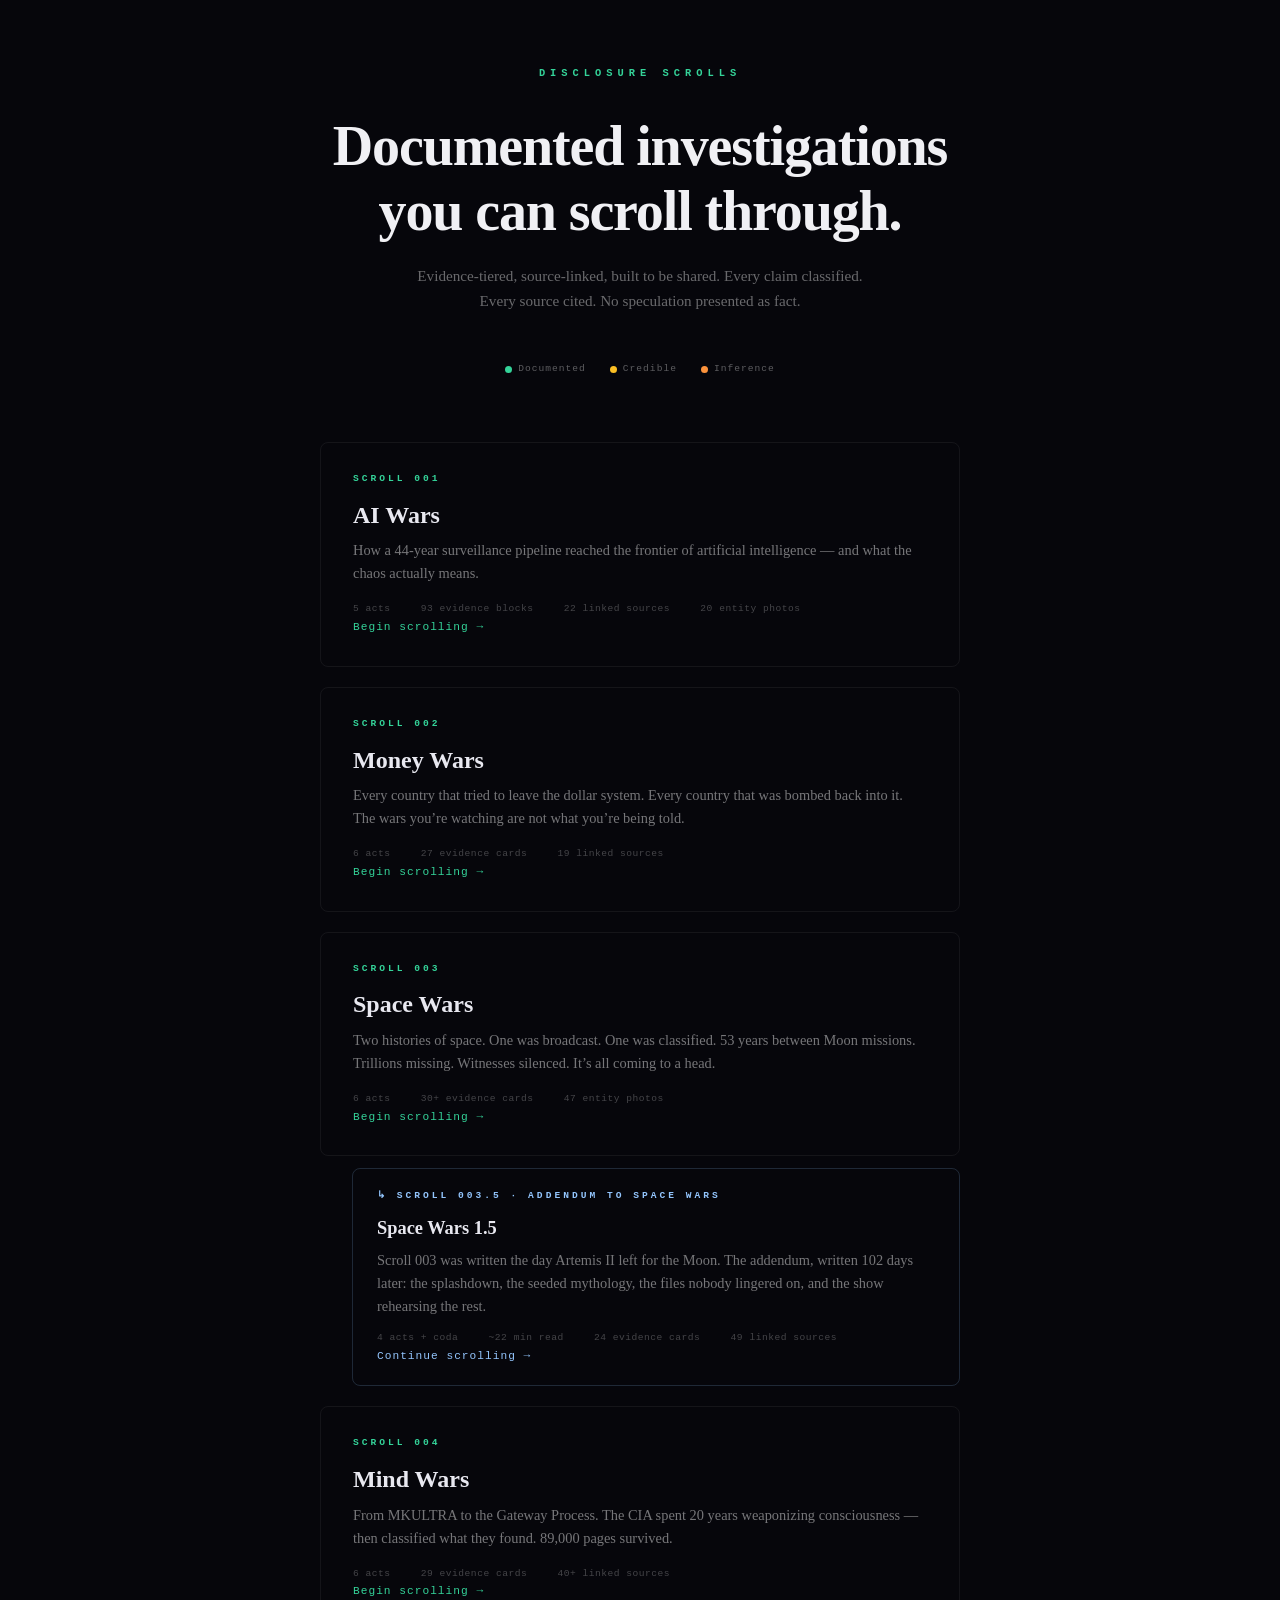
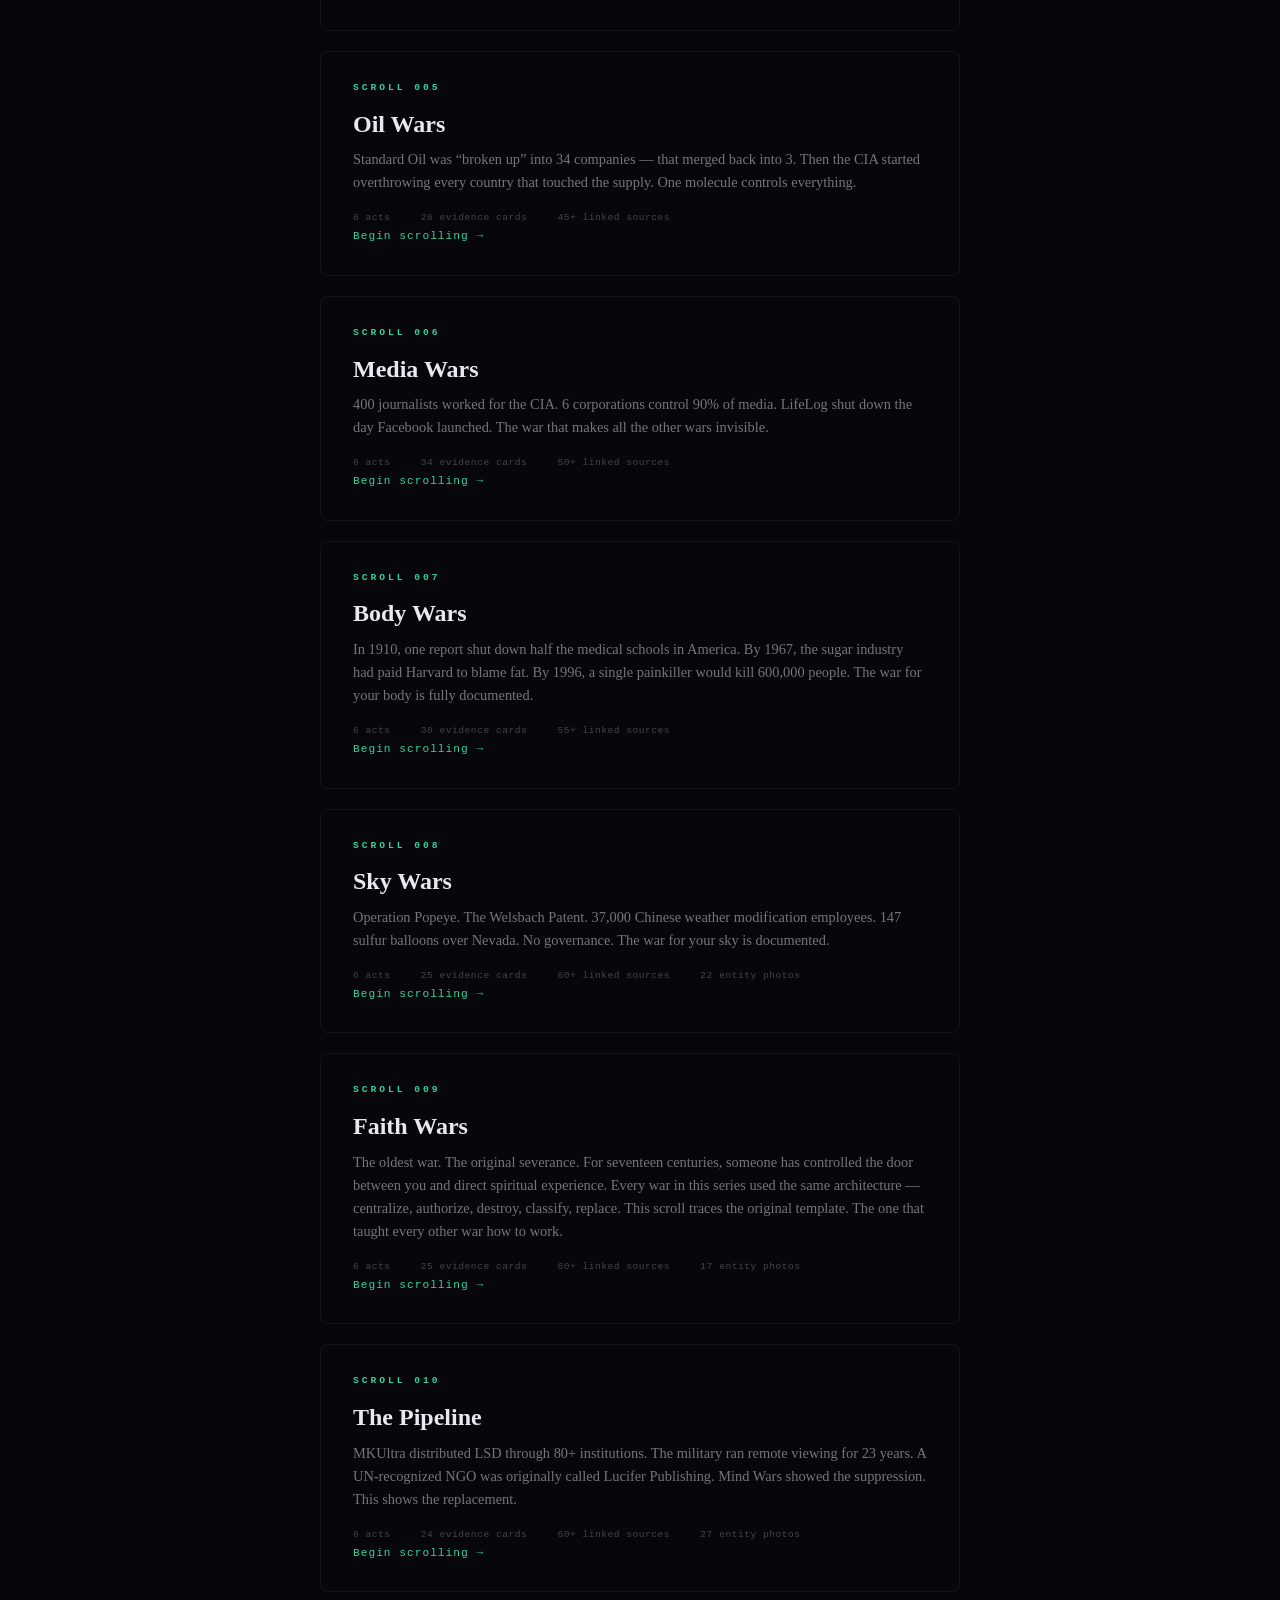
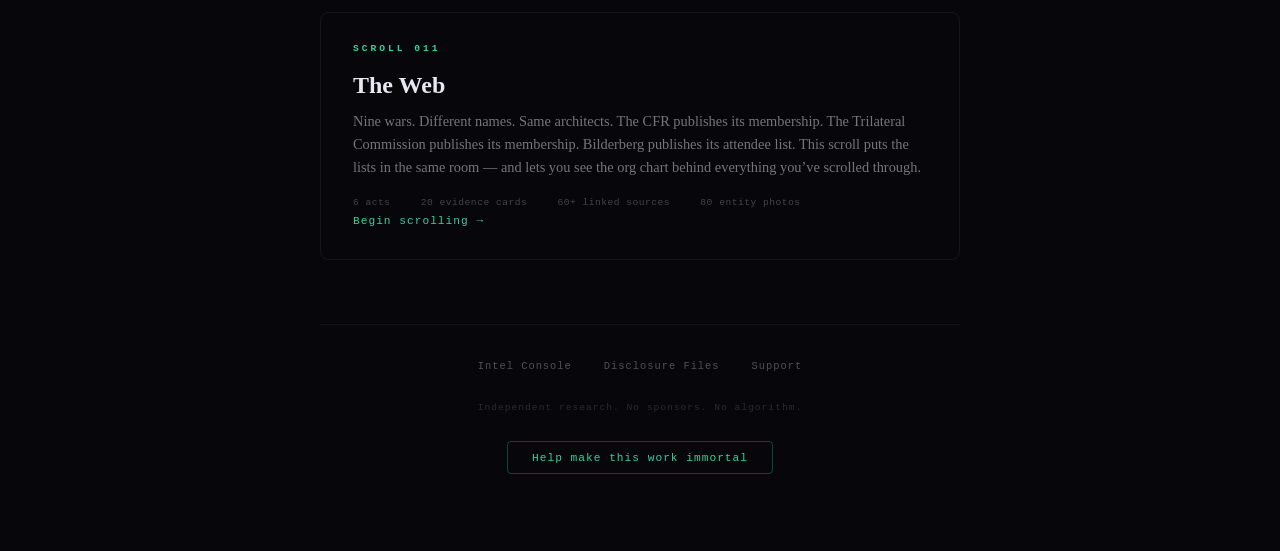
<file: index.html>
<!DOCTYPE html>
<html lang="en">
<head>
  <meta charset="UTF-8">
  <meta name="viewport" content="width=device-width, initial-scale=1.0">
  <title>Disclosure Scrolls</title>
  <meta name="description" content="Documented investigations you can scroll through. Evidence-tiered, source-linked, built to be shared.">
  <meta property="og:title" content="Disclosure Scrolls">
  <meta property="og:description" content="Documented investigations you can scroll through. Evidence-tiered, source-linked, built to be shared.">
  <meta property="og:type" content="website">
  <meta property="og:image" content="https://qav2.github.io/disclosure-scrolls/og-image.png">
  <meta property="og:image:width" content="1200">
  <meta property="og:image:height" content="630">
  <meta property="og:site_name" content="Disclosure Scrolls">
  <meta property="og:url" content="https://qav2.github.io/disclosure-scrolls/">
  <meta name="twitter:card" content="summary_large_image">
  <meta name="twitter:title" content="Disclosure Scrolls">
  <meta name="twitter:description" content="Documented investigations you can scroll through. Evidence-tiered, source-linked, built to be shared.">
  <meta name="twitter:image" content="https://qav2.github.io/disclosure-scrolls/og-image.png">
  <meta name="theme-color" content="#06060b">
  <link rel="icon" type="image/svg+xml" href="/disclosure-scrolls/favicon.svg">
  <link rel="icon" type="image/png" sizes="32x32" href="/disclosure-scrolls/favicon.png">
  <link rel="apple-touch-icon" href="/disclosure-scrolls/apple-touch-icon.png">
  <link rel="canonical" href="https://qav2.github.io/disclosure-scrolls/">
  <style>
    *, *::before, *::after { box-sizing: border-box; margin: 0; padding: 0; }

    html { background: #06060b; }

    body {
      background: #06060b;
      color: #b8b8c0;
      font-family: Georgia, 'Times New Roman', 'Noto Serif', serif;
      font-size: 1.1rem;
      line-height: 1.75;
      min-height: 100vh;
      display: flex;
      flex-direction: column;
      align-items: center;
      justify-content: center;
      padding: 4rem 2rem;
      -webkit-font-smoothing: antialiased;
    }

    ::selection { background: rgba(52, 211, 153, 0.25); color: #fff; }

    .landing {
      max-width: 640px;
      width: 100%;
    }

    .site-label {
      font-family: 'JetBrains Mono', 'Fira Code', 'SF Mono', 'Cascadia Code', monospace;
      font-size: 0.65rem;
      font-weight: 600;
      letter-spacing: 5px;
      text-transform: uppercase;
      color: #34d399;
      margin-bottom: 2rem;
      text-align: center;
    }

    h1 {
      font-family: Georgia, 'Times New Roman', serif;
      font-size: clamp(2.2rem, 5vw, 3.5rem);
      font-weight: 700;
      color: #f0f0f4;
      text-align: center;
      line-height: 1.15;
      letter-spacing: -0.02em;
      margin-bottom: 1.25rem;
    }

    .site-sub {
      text-align: center;
      color: rgba(255, 255, 255, 0.4);
      font-size: 0.95rem;
      line-height: 1.65;
      max-width: 480px;
      margin: 0 auto 3rem;
    }

    .evidence-legend {
      display: flex;
      justify-content: center;
      gap: 1.5rem;
      flex-wrap: wrap;
      margin-bottom: 4rem;
      font-family: 'JetBrains Mono', 'Fira Code', 'SF Mono', 'Cascadia Code', monospace;
      font-size: 0.6rem;
      color: rgba(255, 255, 255, 0.35);
      letter-spacing: 1px;
    }

    .el-item { display: flex; align-items: center; gap: 6px; }

    .el-dot {
      width: 7px;
      height: 7px;
      border-radius: 50%;
      display: inline-block;
    }

    /* ── Scrollumentary Cards ── */

    .scroll-list {
      display: flex;
      flex-direction: column;
      gap: 1.25rem;
      margin-bottom: 4rem;
    }

    .scroll-card {
      display: block;
      border: 1px solid rgba(255, 255, 255, 0.06);
      border-radius: 8px;
      padding: 1.75rem 2rem;
      text-decoration: none;
      color: inherit;
      transition: border-color 0.3s, background 0.3s, transform 0.3s;
      position: relative;
      overflow: hidden;
    }

    .scroll-card:hover {
      border-color: rgba(52, 211, 153, 0.25);
      background: rgba(52, 211, 153, 0.03);
      transform: translateY(-2px);
    }

    .scroll-card::before {
      content: '';
      position: absolute;
      top: 0;
      left: 0;
      width: 3px;
      height: 100%;
      background: #34d399;
      opacity: 0;
      transition: opacity 0.3s;
    }

    .scroll-card:hover::before { opacity: 1; }

    .card-label {
      font-family: 'JetBrains Mono', 'Fira Code', 'SF Mono', 'Cascadia Code', monospace;
      font-size: 0.6rem;
      font-weight: 600;
      letter-spacing: 3px;
      text-transform: uppercase;
      color: #34d399;
      margin-bottom: 0.75rem;
    }

    .card-title {
      font-family: Georgia, 'Times New Roman', serif;
      font-size: 1.5rem;
      font-weight: 700;
      color: #e8e8f0;
      line-height: 1.25;
      margin-bottom: 0.6rem;
    }

    .card-desc {
      font-size: 0.9rem;
      color: rgba(255, 255, 255, 0.45);
      line-height: 1.6;
      margin-bottom: 1rem;
    }

    .card-meta {
      font-family: 'JetBrains Mono', 'Fira Code', 'SF Mono', 'Cascadia Code', monospace;
      font-size: 0.6rem;
      color: rgba(255, 255, 255, 0.25);
      letter-spacing: 0.5px;
    }

    .card-meta span { margin-right: 1.5rem; }

    .card-cta {
      font-family: 'JetBrains Mono', 'Fira Code', 'SF Mono', 'Cascadia Code', monospace;
      font-size: 0.7rem;
      color: #34d399;
      letter-spacing: 1px;
    }

    /* ── Coming Soon ── */

    .scroll-card.coming-soon {
      opacity: 0.4;
      pointer-events: none;
    }

    .scroll-card.coming-soon .card-cta {
      color: rgba(255, 255, 255, 0.2);
    }

    /* ── Footer ── */

    .landing-footer {
      text-align: center;
      padding-top: 2rem;
      border-top: 1px solid rgba(255, 255, 255, 0.05);
    }

    .footer-links {
      display: flex;
      justify-content: center;
      gap: 2rem;
      flex-wrap: wrap;
      margin-bottom: 1.5rem;
    }

    .footer-links a {
      font-family: 'JetBrains Mono', 'Fira Code', 'SF Mono', 'Cascadia Code', monospace;
      font-size: 0.65rem;
      color: rgba(255, 255, 255, 0.3);
      text-decoration: none;
      letter-spacing: 1px;
      border-bottom: 1px solid transparent;
      transition: color 0.3s, border-color 0.3s;
    }

    .footer-links a:hover {
      color: #34d399;
      border-bottom-color: rgba(52, 211, 153, 0.3);
    }

    .footer-tagline {
      font-family: 'JetBrains Mono', 'Fira Code', 'SF Mono', 'Cascadia Code', monospace;
      font-size: 0.6rem;
      color: rgba(255, 255, 255, 0.15);
      letter-spacing: 1px;
    }

    @media (max-width: 600px) {
      body { padding: 3rem 1.25rem; }
      .scroll-card { padding: 1.25rem 1.5rem; }
      .card-title { font-size: 1.25rem; }
      .evidence-legend { flex-direction: column; align-items: center; gap: 0.5rem; }
    }
  </style>
</head>
<body>
  <a href="#scroll-list" class="skip-nav" style="position:absolute;top:-100%;left:1rem;z-index:10000;padding:0.75rem 1.5rem;background:#06060b;color:#34d399;border:2px solid #34d399;border-radius:4px;font-family:monospace;font-size:0.75rem;text-decoration:none" onfocus="this.style.top='1rem'" onblur="this.style.top='-100%'">Skip to scrolls</a>
  <main>
  <div class="landing">
    <div class="site-label">Disclosure Scrolls</div>
    <h1>Documented investigations you can scroll through.</h1>
    <p class="site-sub">Evidence-tiered, source-linked, built to be shared. Every claim classified. Every source cited. No speculation presented as fact.</p>

    <div class="evidence-legend">
      <span class="el-item"><span class="el-dot" style="background:#34d399"></span> Documented</span>
      <span class="el-item"><span class="el-dot" style="background:#fbbf24"></span> Credible</span>
      <span class="el-item"><span class="el-dot" style="background:#fb923c"></span> Inference</span>
    </div>

    <div class="scroll-list" id="scroll-list">

      <a href="/disclosure-scrolls/ai-wars/" class="scroll-card">
        <div class="card-label">Scroll 001</div>
        <div class="card-title">AI Wars</div>
        <div class="card-desc">How a 44-year surveillance pipeline reached the frontier of artificial intelligence &mdash; and what the chaos actually means.</div>
        <div class="card-meta">
          <span>5 acts</span>
          <span>93 evidence blocks</span>
          <span>22 linked sources</span>
          <span>20 entity photos</span>
        </div>
        <div class="card-cta">Begin scrolling &rarr;</div>
      </a>

      <a href="/disclosure-scrolls/money-wars/" class="scroll-card">
        <div class="card-label">Scroll 002</div>
        <div class="card-title">Money Wars</div>
        <div class="card-desc">Every country that tried to leave the dollar system. Every country that was bombed back into it. The wars you&rsquo;re watching are not what you&rsquo;re being told.</div>
        <div class="card-meta">
          <span>6 acts</span>
          <span>27 evidence cards</span>
          <span>19 linked sources</span>
        </div>
        <div class="card-cta">Begin scrolling &rarr;</div>
      </a>

      <a href="/disclosure-scrolls/space-wars/" class="scroll-card">
        <div class="card-label">Scroll 003</div>
        <div class="card-title">Space Wars</div>
        <div class="card-desc">Two histories of space. One was broadcast. One was classified. 53 years between Moon missions. Trillions missing. Witnesses silenced. It&rsquo;s all coming to a head.</div>
        <div class="card-meta">
          <span>6 acts</span>
          <span>30+ evidence cards</span>
          <span>47 entity photos</span>
        </div>
        <div class="card-cta">Begin scrolling &rarr;</div>
      </a>

      <a href="/disclosure-scrolls/space-wars/1-5/" class="scroll-card" style="margin-left: 2rem; margin-top: -0.5rem; padding: 1.15rem 1.5rem; border-color: rgba(147, 197, 253, 0.18);">
        <div class="card-label" style="color: #93c5fd;">&#8627; Scroll 003.5 &middot; Addendum to Space Wars</div>
        <div class="card-title" style="font-size: 1.15rem;">Space Wars 1.5</div>
        <div class="card-desc" style="margin-bottom: 0.75rem;">Scroll 003 was written the day Artemis II left for the Moon. The addendum, written 102 days later: the splashdown, the seeded mythology, the files nobody lingered on, and the show rehearsing the rest.</div>
        <div class="card-meta">
          <span>4 acts + coda</span>
          <span>~22 min read</span>
          <span>24 evidence cards</span>
          <span>49 linked sources</span>
        </div>
        <div class="card-cta" style="color: #93c5fd;">Continue scrolling &rarr;</div>
      </a>

      <a href="/disclosure-scrolls/mind-wars/" class="scroll-card">
        <div class="card-label">Scroll 004</div>
        <div class="card-title">Mind Wars</div>
        <div class="card-desc">From MKULTRA to the Gateway Process. The CIA spent 20 years weaponizing consciousness &mdash; then classified what they found. 89,000 pages survived.</div>
        <div class="card-meta">
          <span>6 acts</span>
          <span>29 evidence cards</span>
          <span>40+ linked sources</span>
        </div>
        <div class="card-cta">Begin scrolling &rarr;</div>
      </a>

      <a href="/disclosure-scrolls/oil-wars/" class="scroll-card">
        <div class="card-label">Scroll 005</div>
        <div class="card-title">Oil Wars</div>
        <div class="card-desc">Standard Oil was &ldquo;broken up&rdquo; into 34 companies &mdash; that merged back into 3. Then the CIA started overthrowing every country that touched the supply. One molecule controls everything.</div>
        <div class="card-meta">
          <span>6 acts</span>
          <span>26 evidence cards</span>
          <span>45+ linked sources</span>
        </div>
        <div class="card-cta">Begin scrolling &rarr;</div>
      </a>

      <a href="/disclosure-scrolls/media-wars/" class="scroll-card">
        <div class="card-label">Scroll 006</div>
        <div class="card-title">Media Wars</div>
        <div class="card-desc">400 journalists worked for the CIA. 6 corporations control 90% of media. LifeLog shut down the day Facebook launched. The war that makes all the other wars invisible.</div>
        <div class="card-meta">
          <span>6 acts</span>
          <span>34 evidence cards</span>
          <span>50+ linked sources</span>
        </div>
        <div class="card-cta">Begin scrolling &rarr;</div>
      </a>

      <a href="/disclosure-scrolls/body-wars/" class="scroll-card">
        <div class="card-label">Scroll 007</div>
        <div class="card-title">Body Wars</div>
        <div class="card-desc">In 1910, one report shut down half the medical schools in America. By 1967, the sugar industry had paid Harvard to blame fat. By 1996, a single painkiller would kill 600,000 people. The war for your body is fully documented.</div>
        <div class="card-meta">
          <span>6 acts</span>
          <span>30 evidence cards</span>
          <span>55+ linked sources</span>
        </div>
        <div class="card-cta">Begin scrolling &rarr;</div>
      </a>

      <a href="/disclosure-scrolls/sky-wars/" class="scroll-card">
        <div class="card-label">Scroll 008</div>
        <div class="card-title">Sky Wars</div>
        <div class="card-desc">Operation Popeye. The Welsbach Patent. 37,000 Chinese weather modification employees. 147 sulfur balloons over Nevada. No governance. The war for your sky is documented.</div>
        <div class="card-meta">
          <span>6 acts</span>
          <span>25 evidence cards</span>
          <span>60+ linked sources</span>
          <span>22 entity photos</span>
        </div>
        <div class="card-cta">Begin scrolling &rarr;</div>
      </a>

      <a href="/disclosure-scrolls/faith-wars/" class="scroll-card">
        <div class="card-label">Scroll 009</div>
        <div class="card-title">Faith Wars</div>
        <div class="card-desc">The oldest war. The original severance. For seventeen centuries, someone has controlled the door between you and direct spiritual experience. Every war in this series used the same architecture &mdash; centralize, authorize, destroy, classify, replace. This scroll traces the original template. The one that taught every other war how to work.</div>
        <div class="card-meta">
          <span>6 acts</span>
          <span>25 evidence cards</span>
          <span>60+ linked sources</span>
          <span>17 entity photos</span>
        </div>
        <div class="card-cta">Begin scrolling &rarr;</div>
      </a>

      <a href="/disclosure-scrolls/the-pipeline/" class="scroll-card">
        <div class="card-label">Scroll 010</div>
        <div class="card-title">The Pipeline</div>
        <div class="card-desc">MKUltra distributed LSD through 80+ institutions. The military ran remote viewing for 23 years. A UN-recognized NGO was originally called Lucifer Publishing. Mind Wars showed the suppression. This shows the replacement.</div>
        <div class="card-meta">
          <span>6 acts</span>
          <span>24 evidence cards</span>
          <span>60+ linked sources</span>
          <span>27 entity photos</span>
        </div>
        <div class="card-cta">Begin scrolling &rarr;</div>
      </a>

      <a href="/disclosure-scrolls/the-web/" class="scroll-card">
        <div class="card-label">Scroll 011</div>
        <div class="card-title">The Web</div>
        <div class="card-desc">Nine wars. Different names. Same architects. The CFR publishes its membership. The Trilateral Commission publishes its membership. Bilderberg publishes its attendee list. This scroll puts the lists in the same room &mdash; and lets you see the org chart behind everything you&rsquo;ve scrolled through.</div>
        <div class="card-meta">
          <span>6 acts</span>
          <span>20 evidence cards</span>
          <span>60+ linked sources</span>
          <span>80 entity photos</span>
        </div>
        <div class="card-cta">Begin scrolling &rarr;</div>
      </a>

    </div>

    <footer class="landing-footer">
      <div class="footer-links">
        <a href="https://qav2.github.io/intel-console/" target="_blank" rel="noopener">Intel Console</a>
        <a href="https://qav2.github.io/disclosure-files/" target="_blank" rel="noopener">Disclosure Files</a>
        <a href="https://buymeacoffee.com/joeyv23" target="_blank" rel="noopener">Support</a>
      </div>
      <div class="footer-tagline">Independent research. No sponsors. No algorithm.</div>
      <button id="seed-tap-trigger" style="display:inline-block;font-family:'JetBrains Mono','Fira Code',monospace;font-size:0.7rem;letter-spacing:1px;color:#34d399;background:transparent;border:1px solid rgba(52,211,153,0.3);border-radius:4px;padding:0.6rem 1.5rem;cursor:pointer;margin-top:1.5rem;margin-bottom:0.75rem">Help make this work immortal</button>
    </footer>
  </div>

  <!-- SEED LAYER -->
  <section id="seed-section" aria-hidden="true" style="max-height:0;overflow:hidden;opacity:0;transition:max-height 0.8s ease,opacity 0.6s ease 0.2s">
    <div style="max-width:640px;margin:0 auto;padding:0 1.5rem 4rem;text-align:center">
      <div style="width:100%;height:1px;background:rgba(52,211,153,0.15);margin:2rem 0 3rem"></div>

      <p style="font-family:'JetBrains Mono','Fira Code',monospace;font-size:0.6rem;letter-spacing:5px;color:#34d399;text-transform:uppercase;margin-bottom:1rem">Classified // Distribution Protocol</p>
      <h2 style="font-family:Georgia,serif;font-size:clamp(1.4rem,3vw,1.9rem);color:#e8e8f0;margin-bottom:1.25rem;line-height:1.3">The Complete Archive Is Inside This Image</h2>
      <p style="font-family:Georgia,serif;font-size:0.95rem;color:rgba(255,255,255,0.6);line-height:1.7;margin-bottom:2rem">The image below contains all eleven Disclosure Scrolls &mdash; every page, every image, every line of code &mdash; encoded into its pixels using least-significant-bit steganography. Save it. You now carry the complete archive.</p>

      <div style="margin:2rem auto;max-width:580px">
        <img id="seed-img" data-src="seed-full.png" alt="Steganographic seed image containing the complete Disclosure Scrolls archive" src="[data-uri]" style="width:100%;display:block;border-radius:6px;border:1px solid rgba(52,211,153,0.2);box-shadow:0 0 30px rgba(52,211,153,0.08);cursor:pointer">
        <p style="font-family:'JetBrains Mono',monospace;font-size:0.6rem;letter-spacing:3px;color:rgba(52,211,153,0.5);margin-top:0.75rem">Right-Click &rarr; Save Image As</p>
      </div>

      <p style="font-family:'JetBrains Mono',monospace;font-size:0.65rem;color:rgba(255,255,255,0.35);line-height:1.7;margin-top:1.5rem;max-width:500px;margin-left:auto;margin-right:auto">Save it, let your virus scanner do its thing. It&rsquo;s a PNG &mdash; what you see is what you get. Once it clears, you have this entire archive saved locally to your device as an image file.</p>

      <div style="text-align:left;background:rgba(255,255,255,0.03);border-radius:6px;border-left:3px solid #34d399;padding:1.25rem 1.5rem;margin:2rem 0">
        <p style="font-family:'JetBrains Mono',monospace;font-size:0.6rem;letter-spacing:3px;color:#34d399;margin-bottom:1rem">Extraction Protocol</p>
        <p style="font-family:'JetBrains Mono',monospace;font-size:0.75rem;color:rgba(255,255,255,0.65);margin-bottom:0.7rem;line-height:1.6">1. Right-click the image above &rarr; Save Image As</p>
        <p style="font-family:'JetBrains Mono',monospace;font-size:0.75rem;color:rgba(255,255,255,0.65);margin-bottom:0.7rem;line-height:1.6">2. Save the extract.py script from any scroll's seed section</p>
        <p style="font-family:'JetBrains Mono',monospace;font-size:0.75rem;color:rgba(255,255,255,0.65);margin-bottom:0.7rem;line-height:1.6">3. Run: <code style="background:rgba(0,0,0,0.4);border:1px solid rgba(52,211,153,0.15);border-radius:3px;padding:0.15rem 0.4rem;font-size:0.7rem;color:#34d399">pip install Pillow &amp;&amp; python3 extract.py seed-full.png ./output/</code></p>
        <p style="font-family:'JetBrains Mono',monospace;font-size:0.75rem;color:rgba(255,255,255,0.65);line-height:1.6">4. Open <code style="background:rgba(0,0,0,0.4);border:1px solid rgba(52,211,153,0.15);border-radius:3px;padding:0.15rem 0.4rem;font-size:0.7rem;color:#34d399">output/index.html</code> &mdash; you now have the complete archive</p>
      </div>

      <p style="font-family:'JetBrains Mono',monospace;font-size:0.65rem;color:rgba(255,255,255,0.35);line-height:1.7;margin-top:1.5rem;max-width:500px;margin-left:auto;margin-right:auto">The script is open source &mdash; 80 lines of Python that do exactly one thing: read the pixels and unpack the files inside. You can read every line before you run it.</p>

      <p style="font-family:Georgia,serif;font-size:1.05rem;color:rgba(255,255,255,0.5);font-style:italic;margin-top:2.5rem;line-height:1.6">As long as one copy exists, this cannot be erased.</p>
    </div>
  </section>

  </main>

  <script>
  (function(){
    var revealed=false,loaded=false,section=document.getElementById('seed-section');
    if(!section)return;
    var tap=document.getElementById('seed-tap-trigger');
    if(tap){tap.addEventListener('click',function(e){e.preventDefault();if(!revealed)show();});}
    function show(){
      if(!loaded){var img=document.getElementById('seed-img');if(img&&img.dataset.src){img.src=img.dataset.src;loaded=true;}}
      section.style.maxHeight='3000px';section.style.opacity='1';
      section.setAttribute('aria-hidden','false');
      setTimeout(function(){section.scrollIntoView({behavior:'smooth',block:'start'});},200);
      revealed=true;
    }
    document.addEventListener('keydown',function(e){
      if(e.target.tagName==='INPUT'||e.target.tagName==='TEXTAREA')return;
      if(e.key==='s'||e.key==='S'){
        e.preventDefault();
        if(!revealed){
          if(!loaded){var img=document.getElementById('seed-img');if(img&&img.dataset.src){img.src=img.dataset.src;loaded=true;}}
          section.style.maxHeight='3000px';section.style.opacity='1';
          section.setAttribute('aria-hidden','false');
          setTimeout(function(){section.scrollIntoView({behavior:'smooth',block:'start'});},200);
        }else{
          section.style.maxHeight='0';section.style.opacity='0';
          section.setAttribute('aria-hidden','true');
        }
        revealed=!revealed;
      }
    });
  })();
  </script>
</body>
</html>
</file>
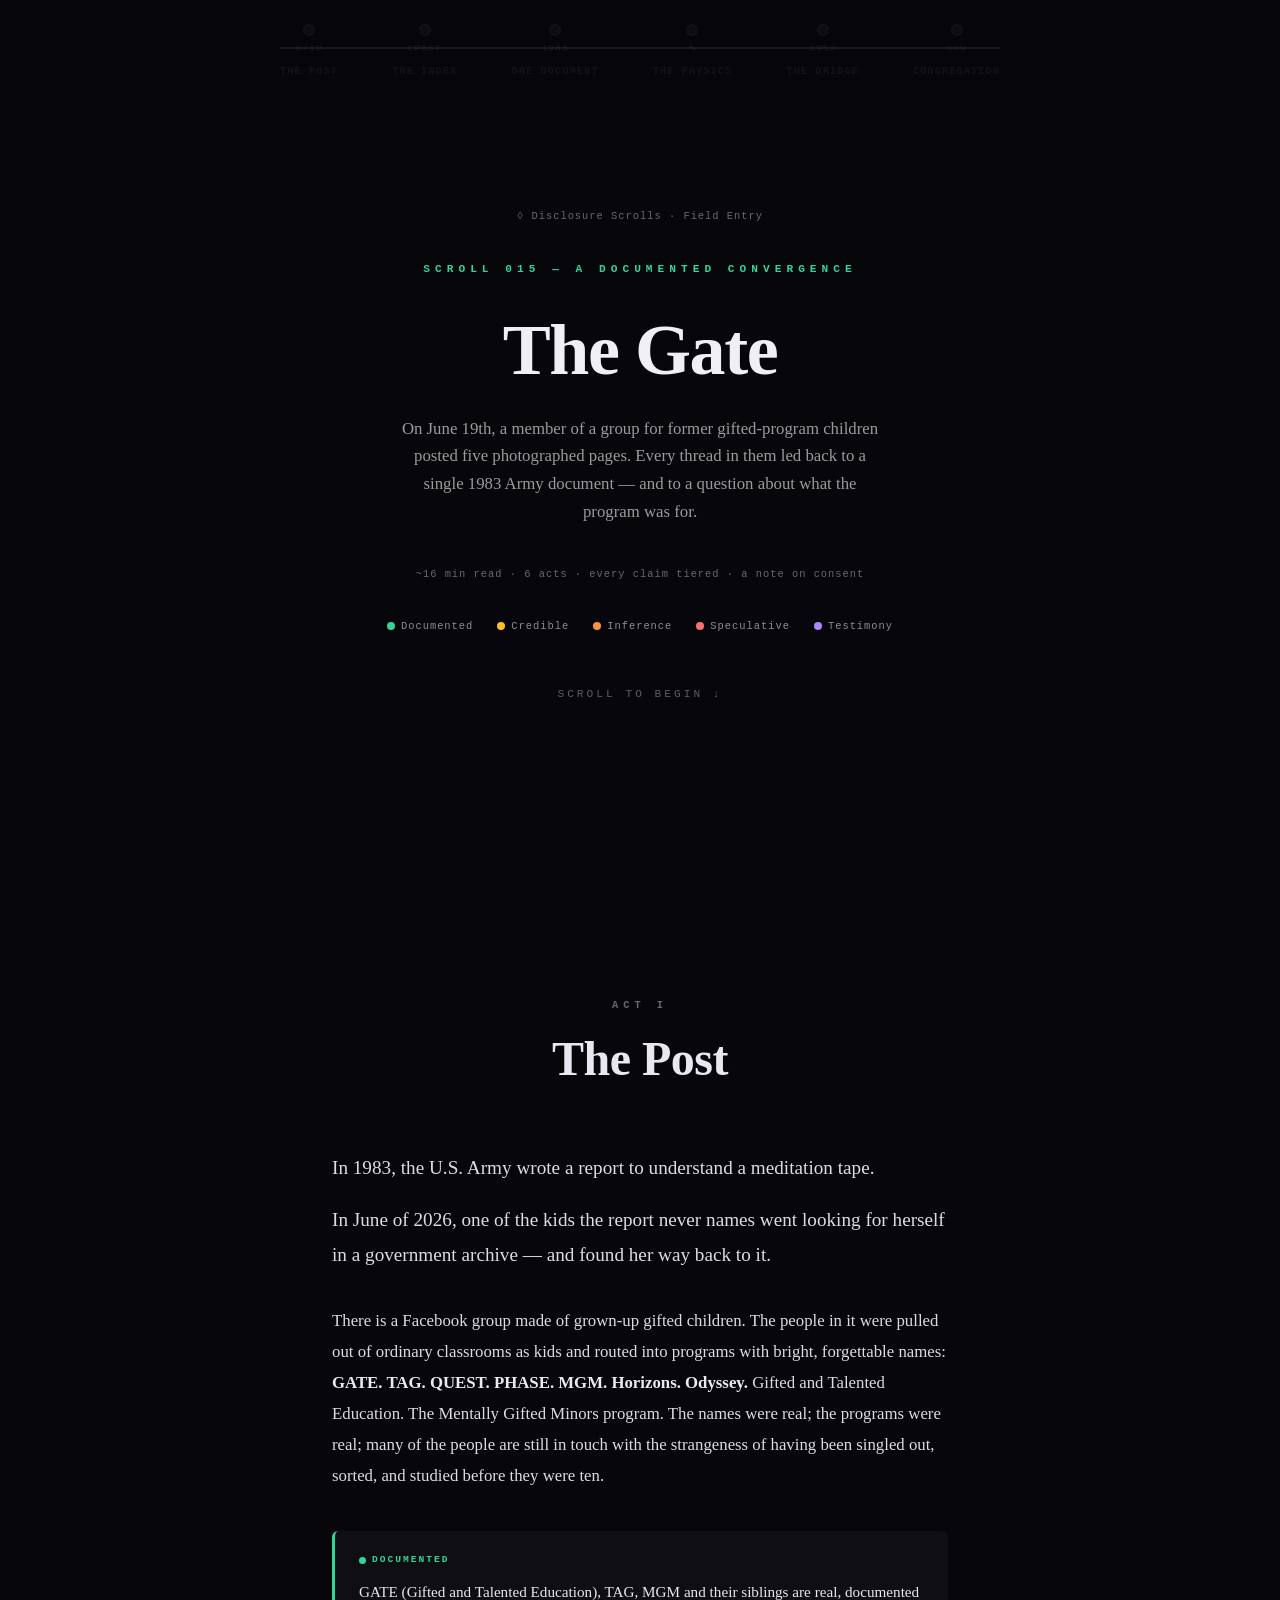
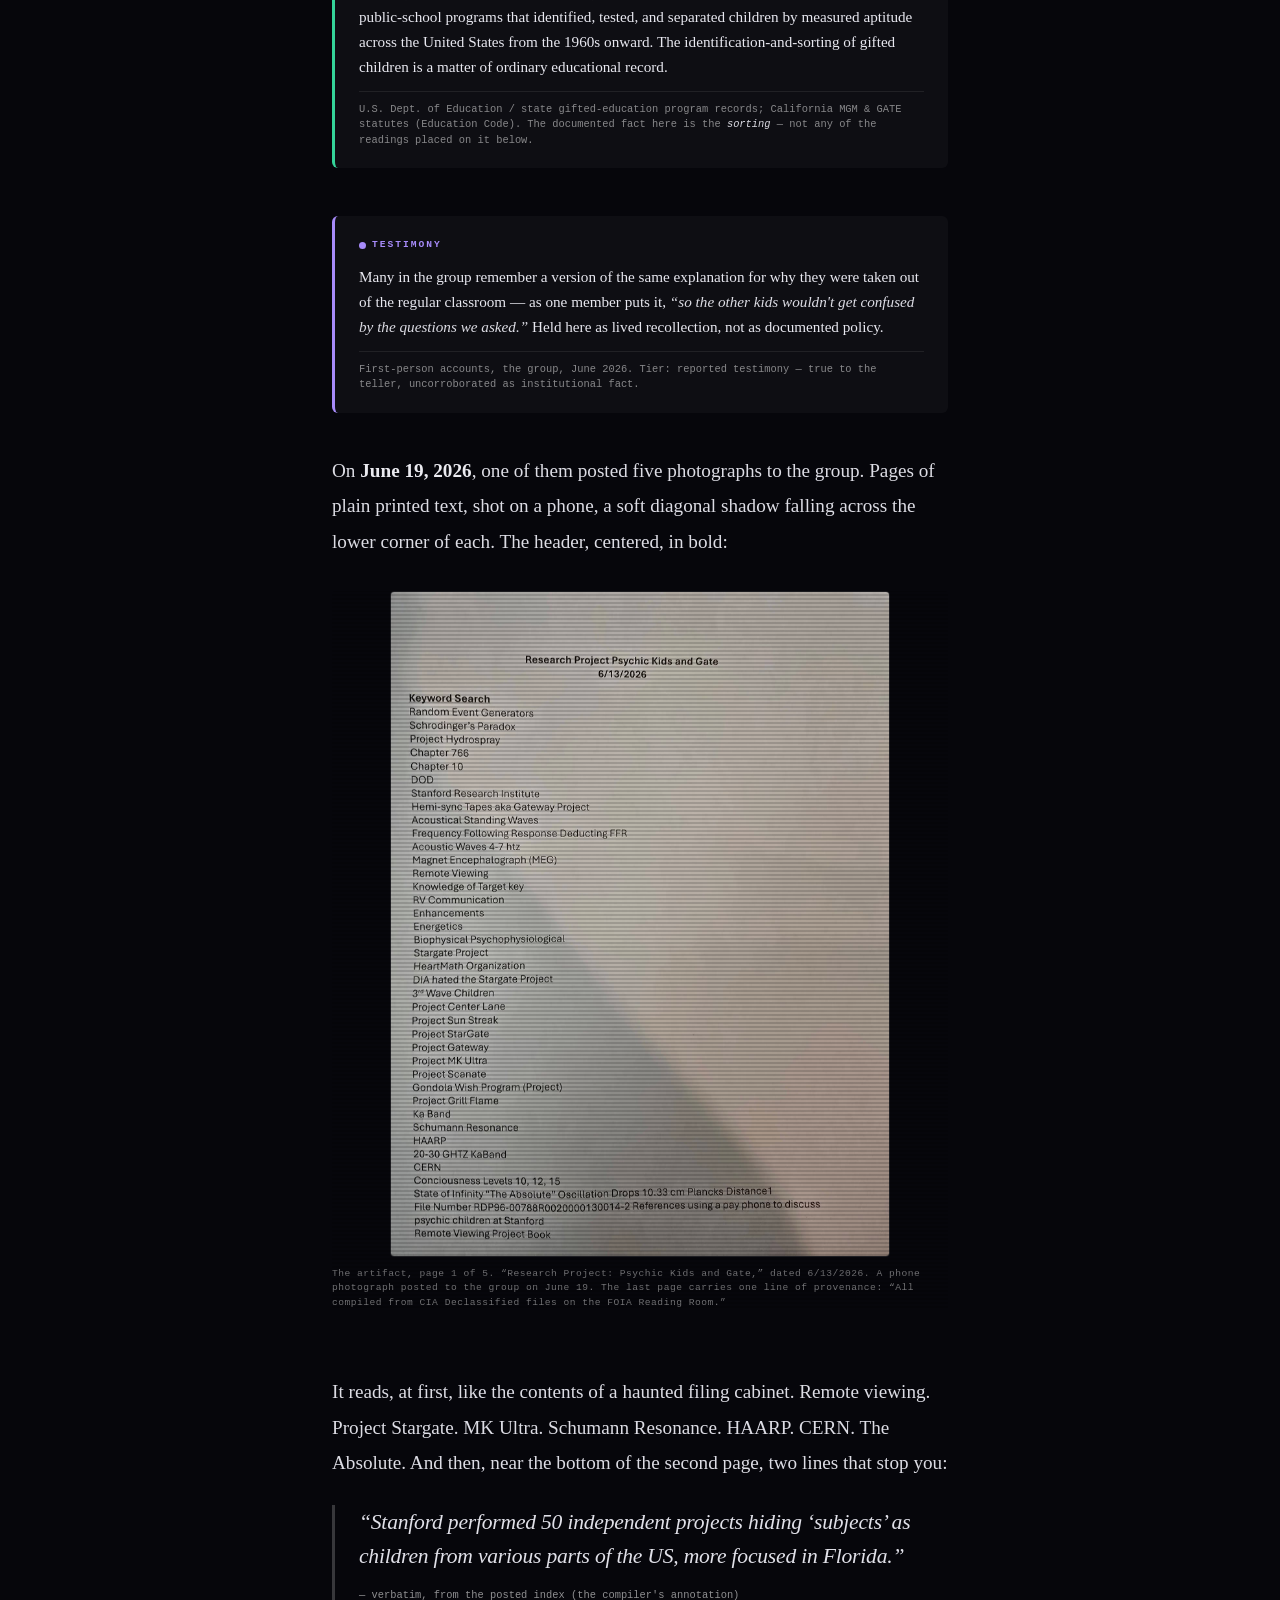
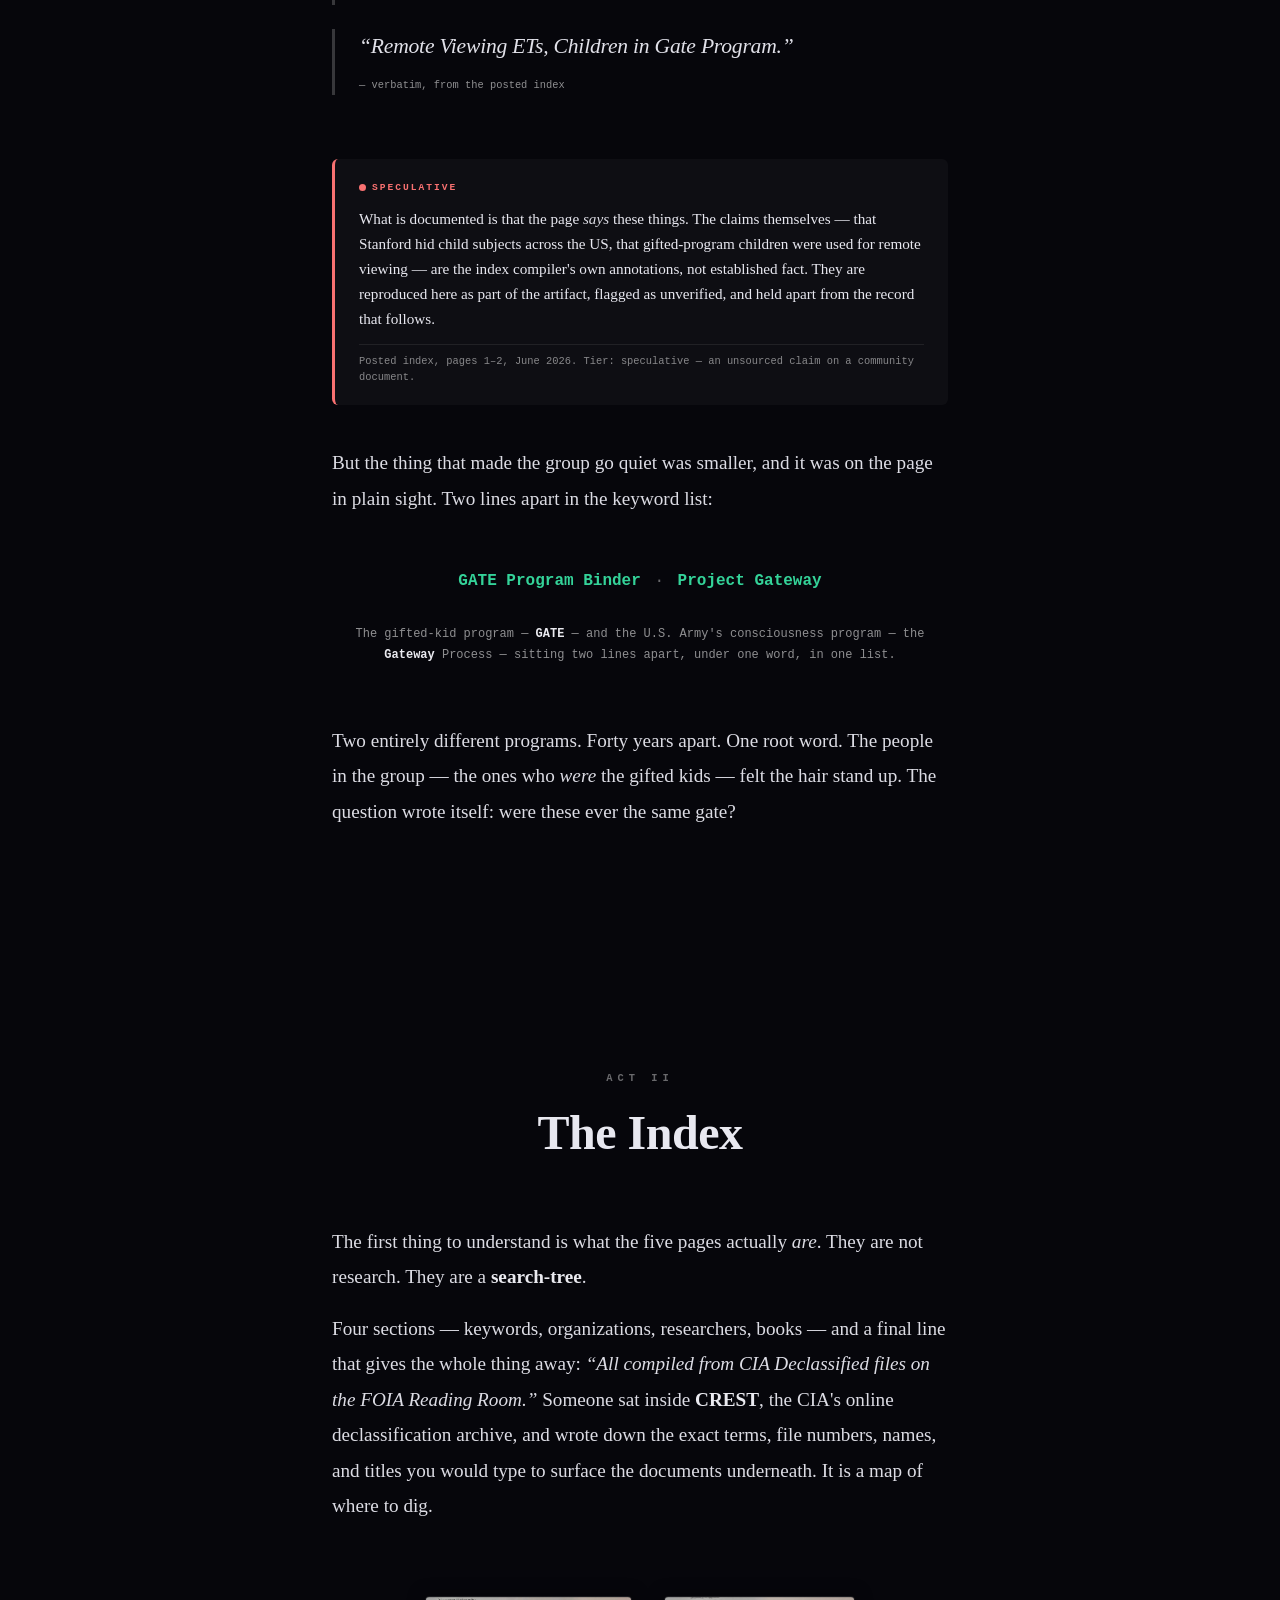
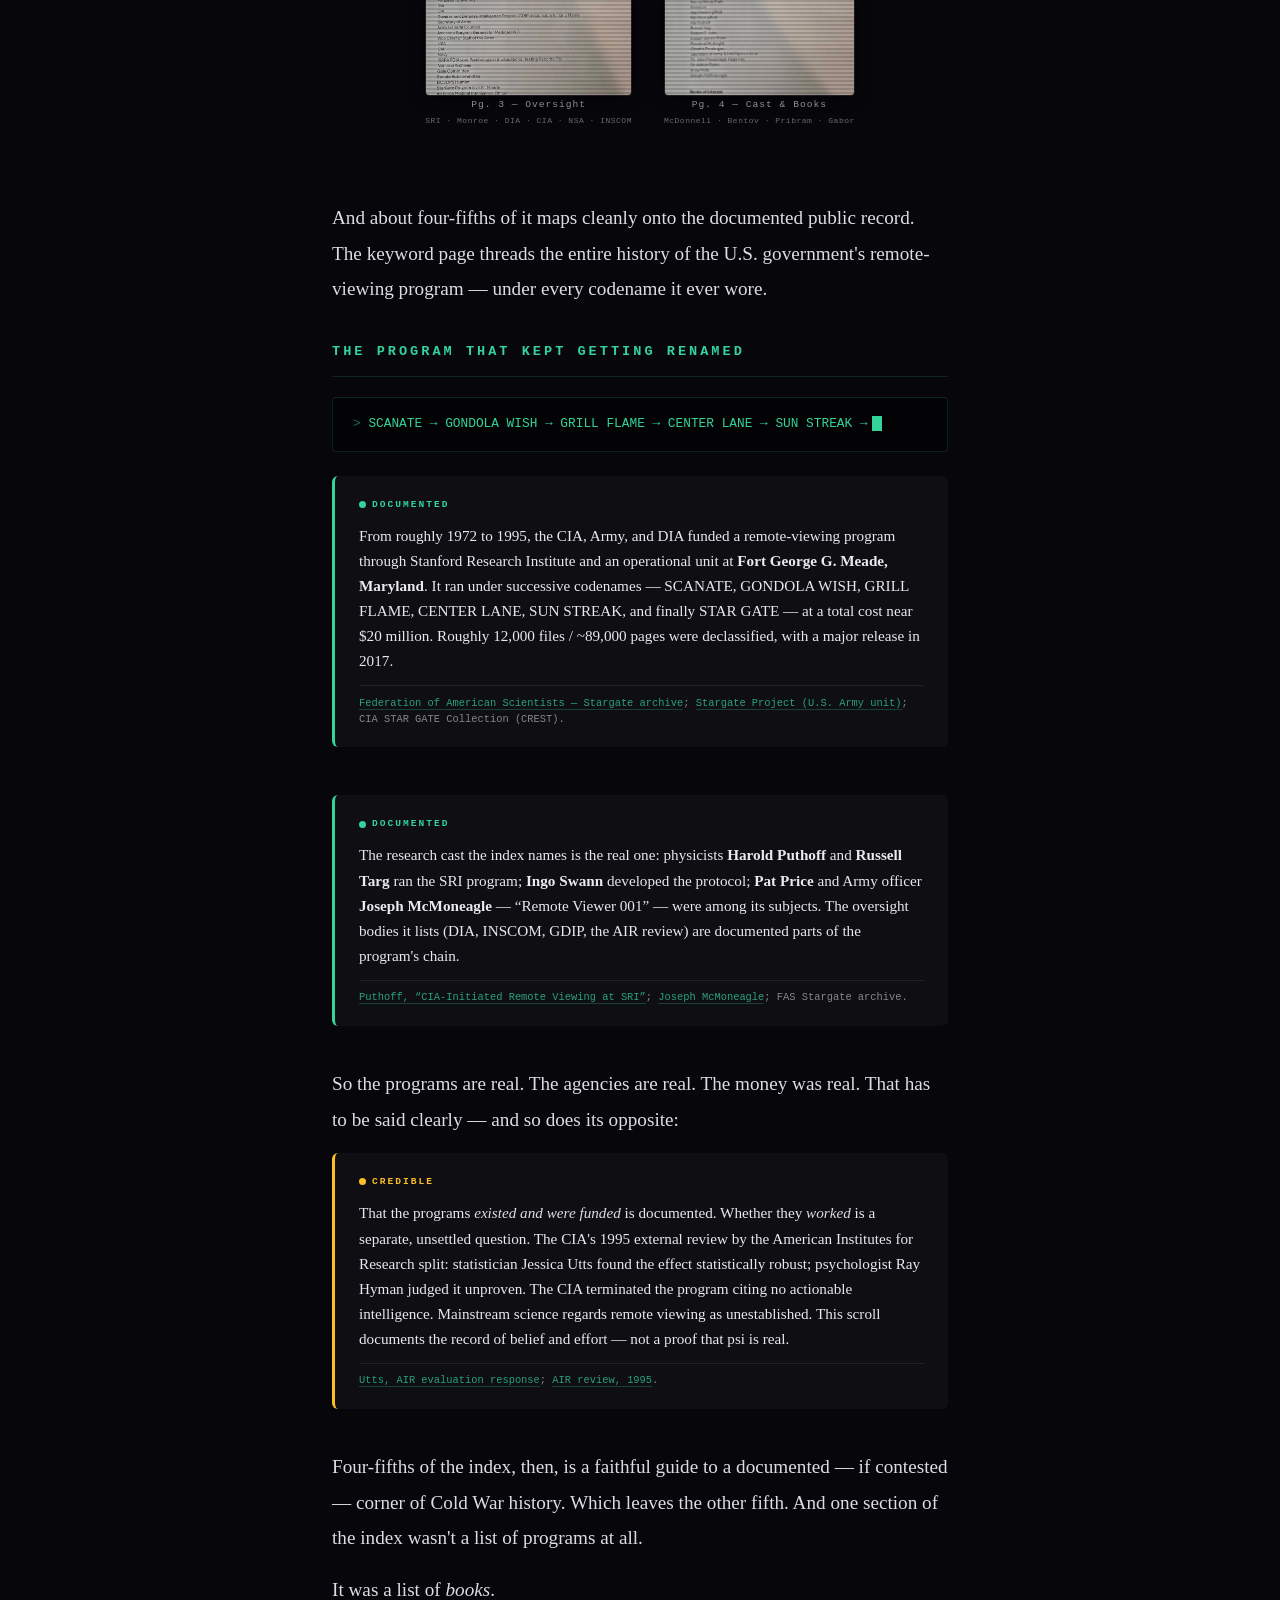
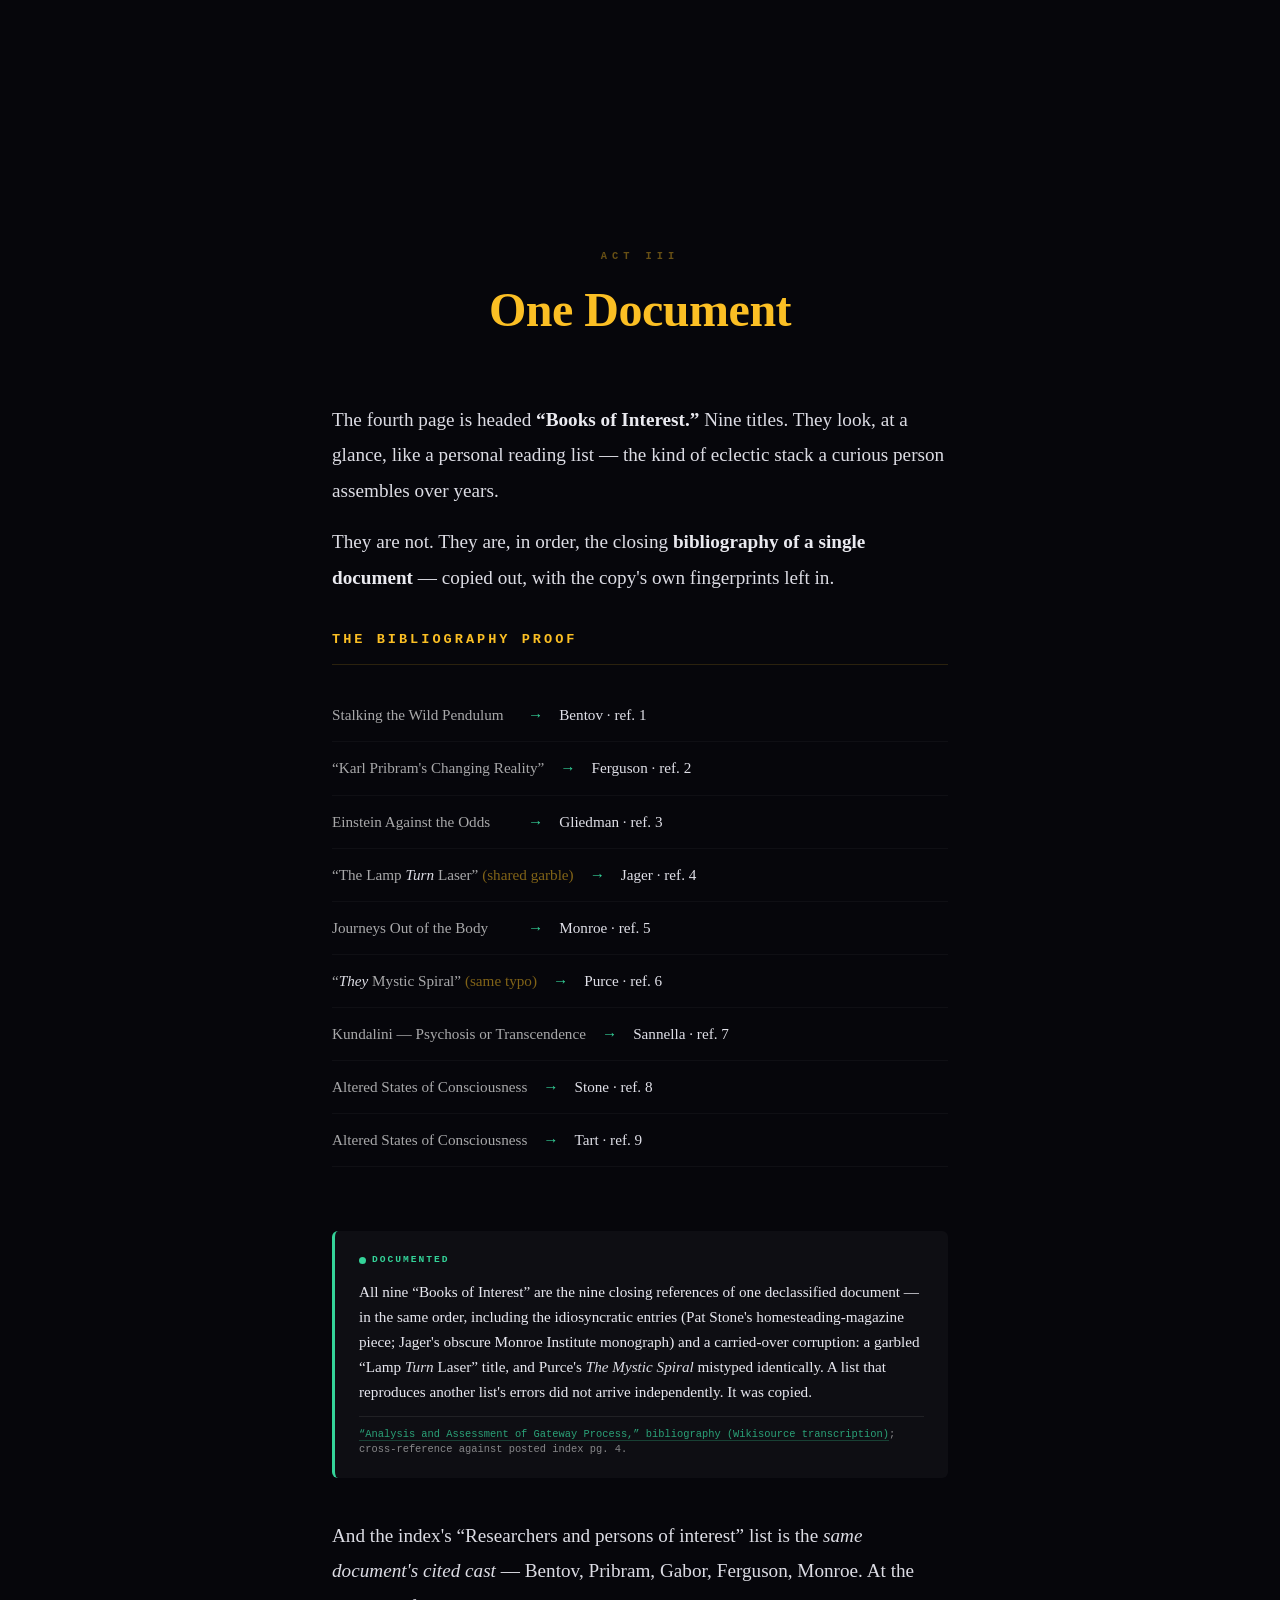
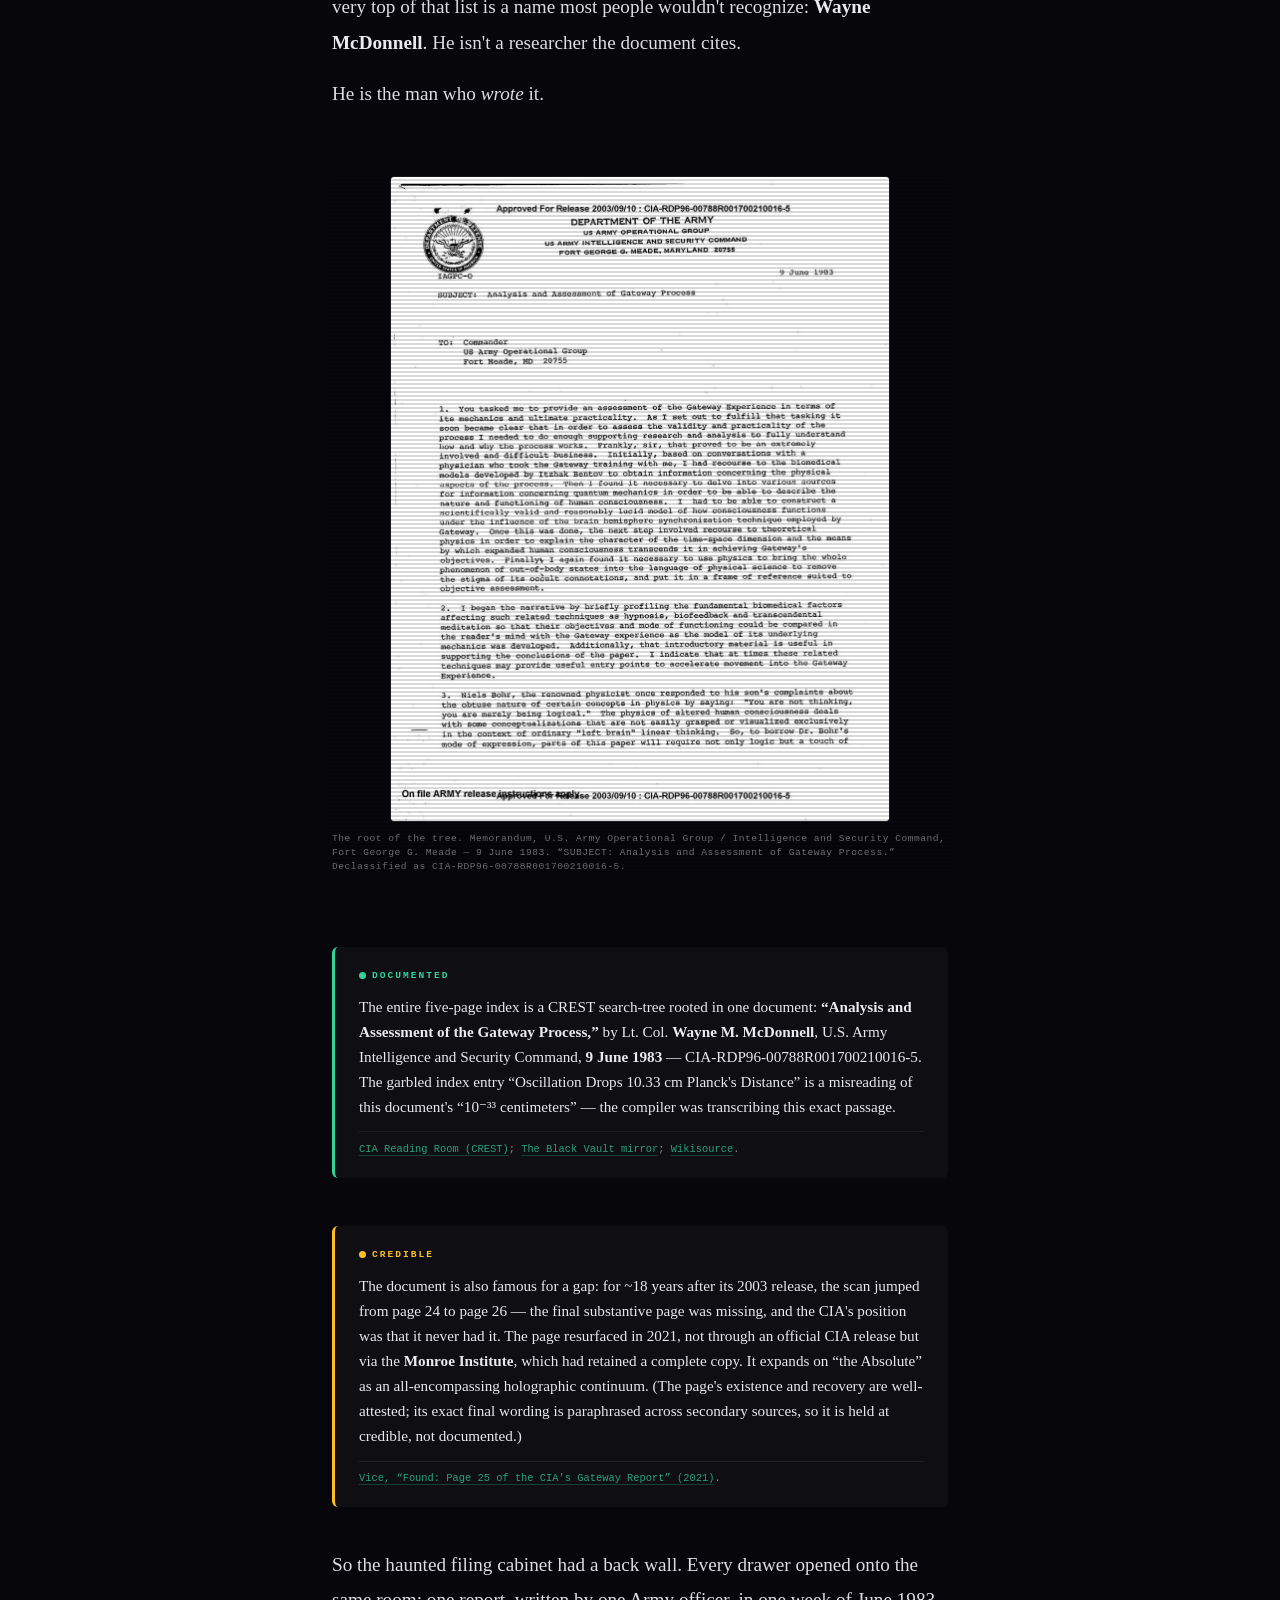
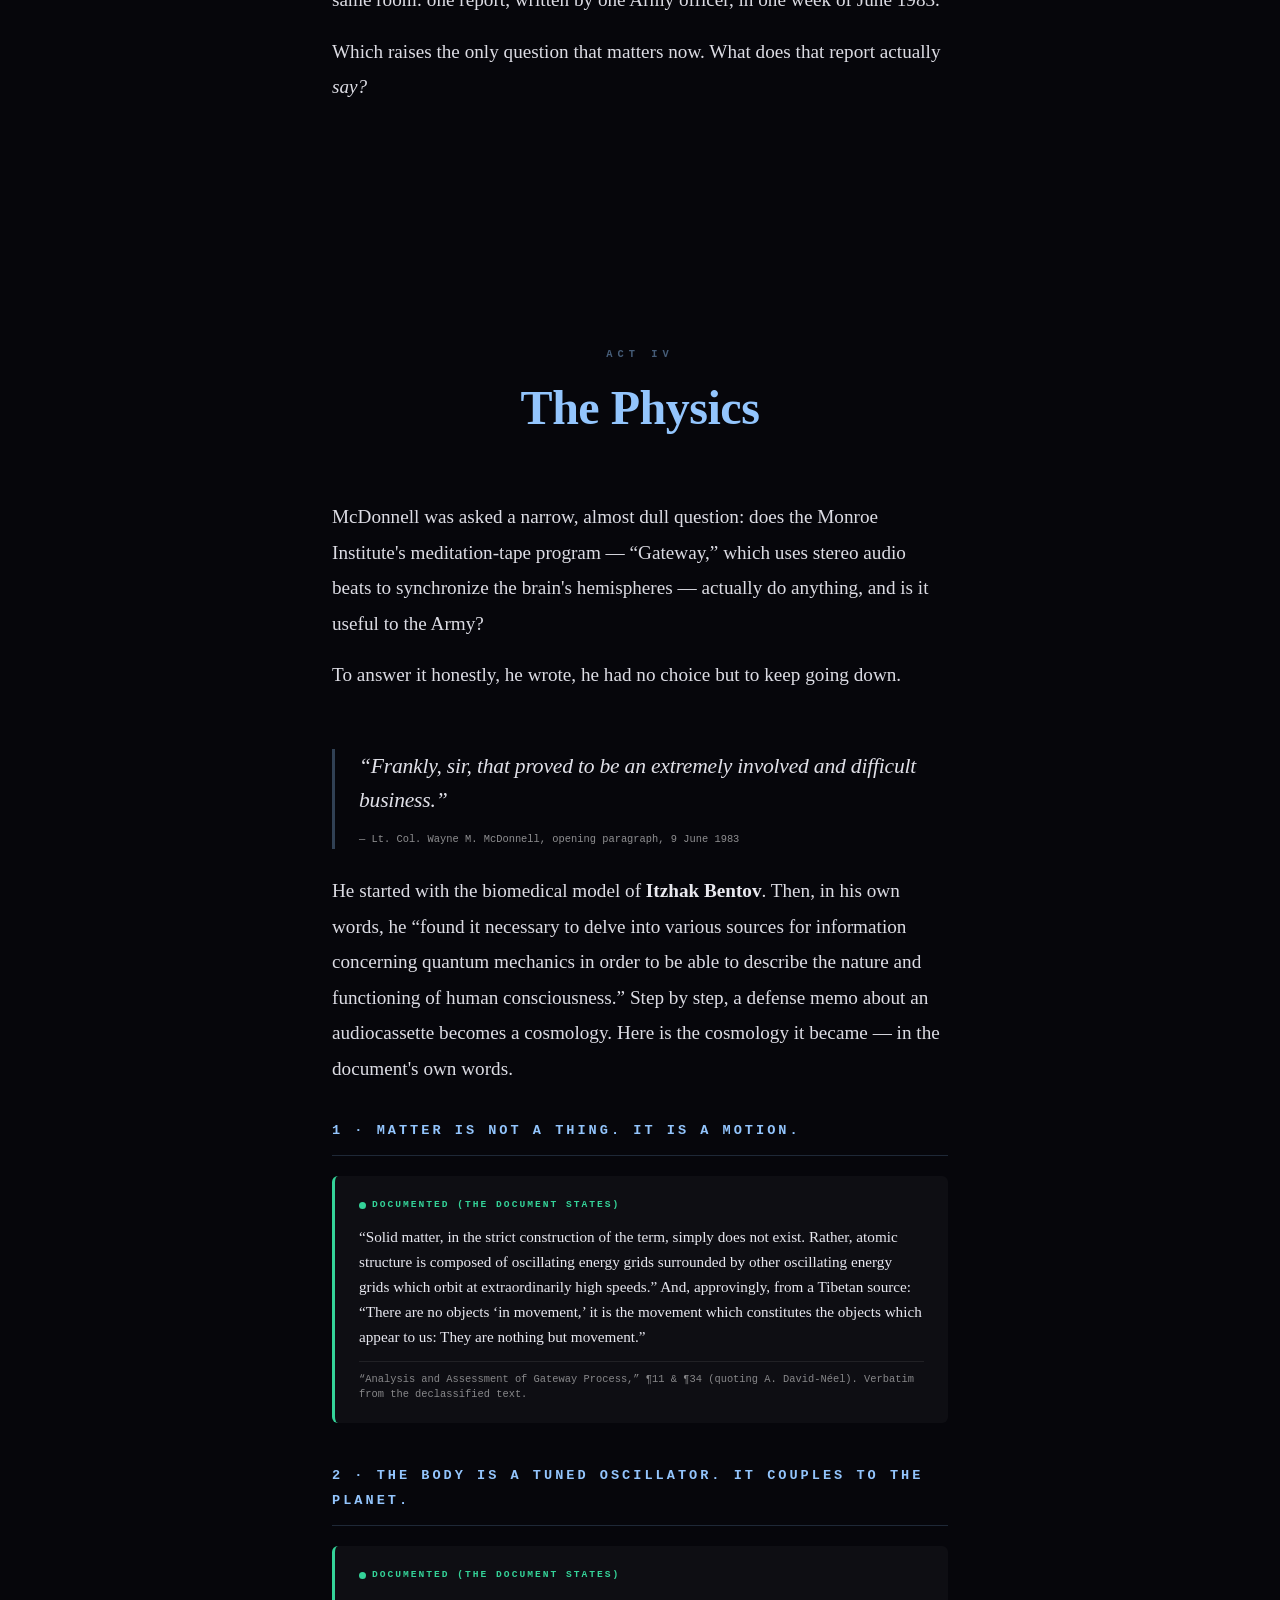
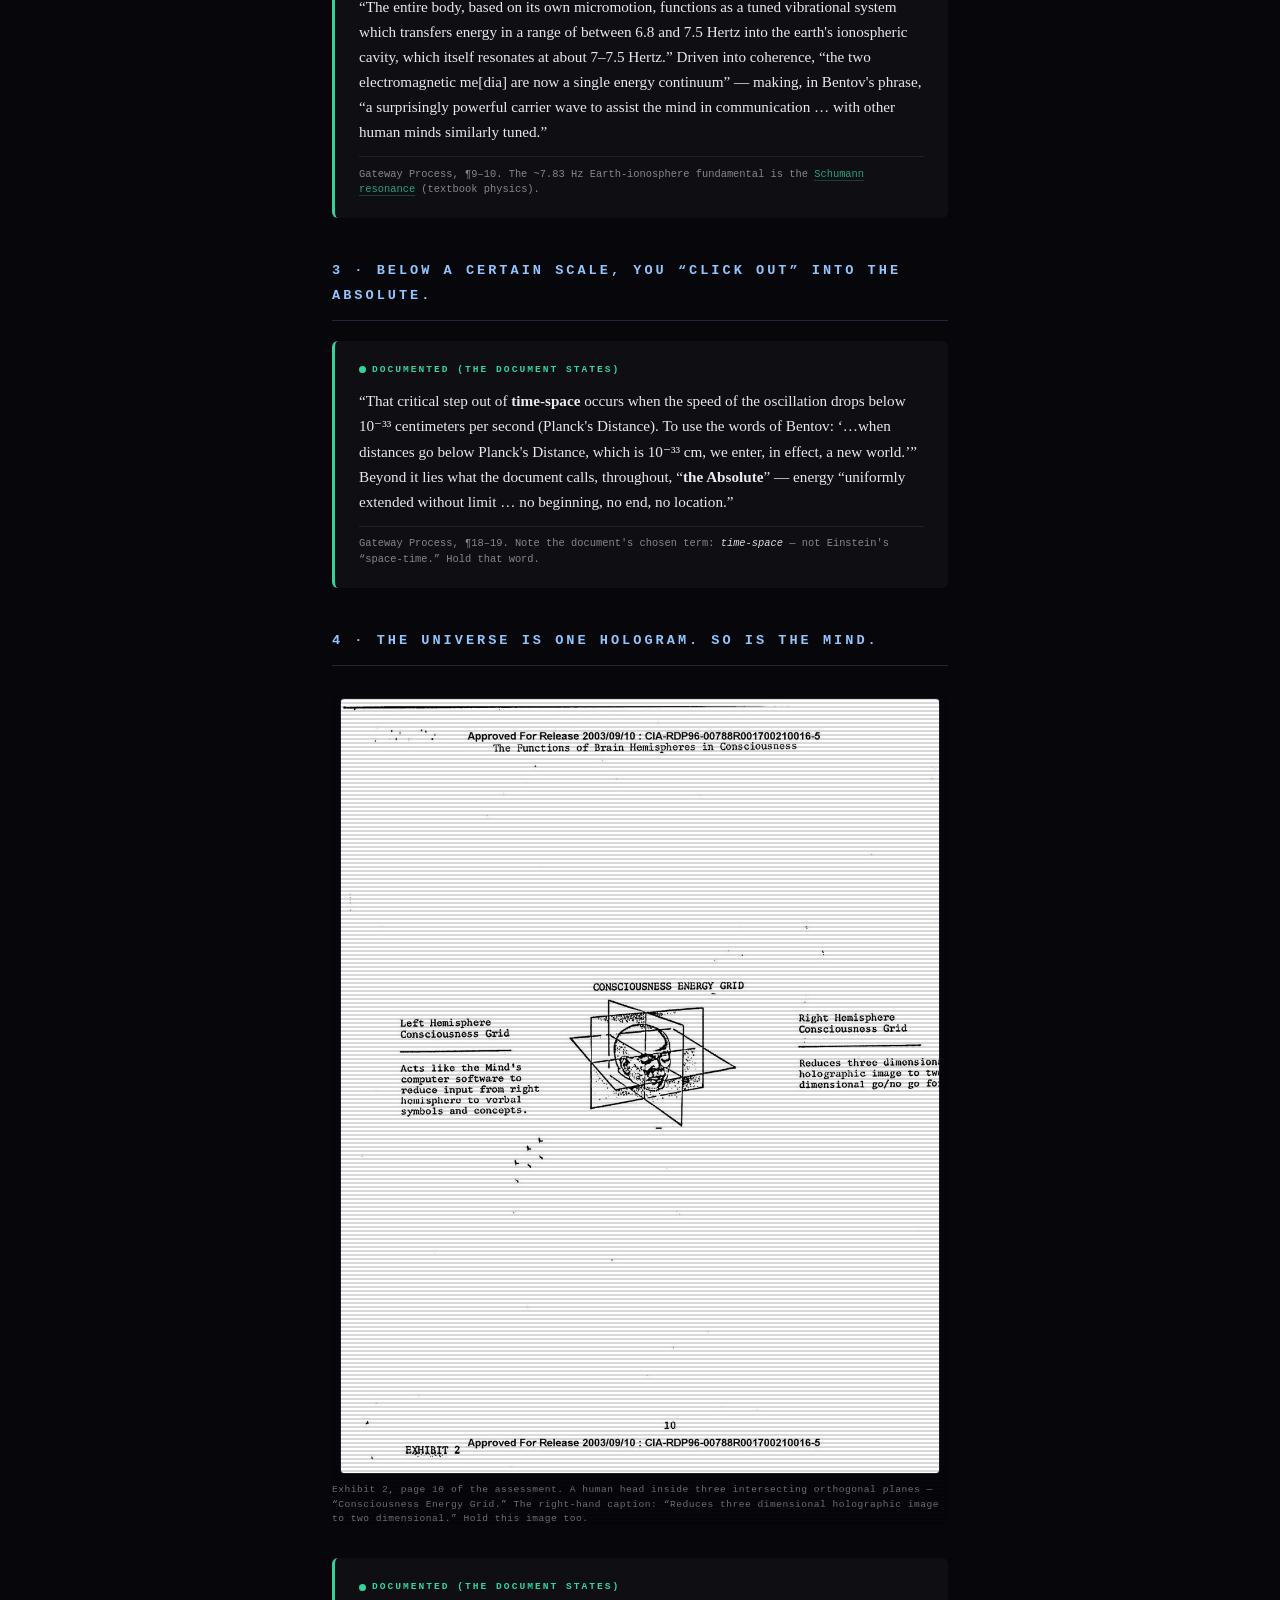
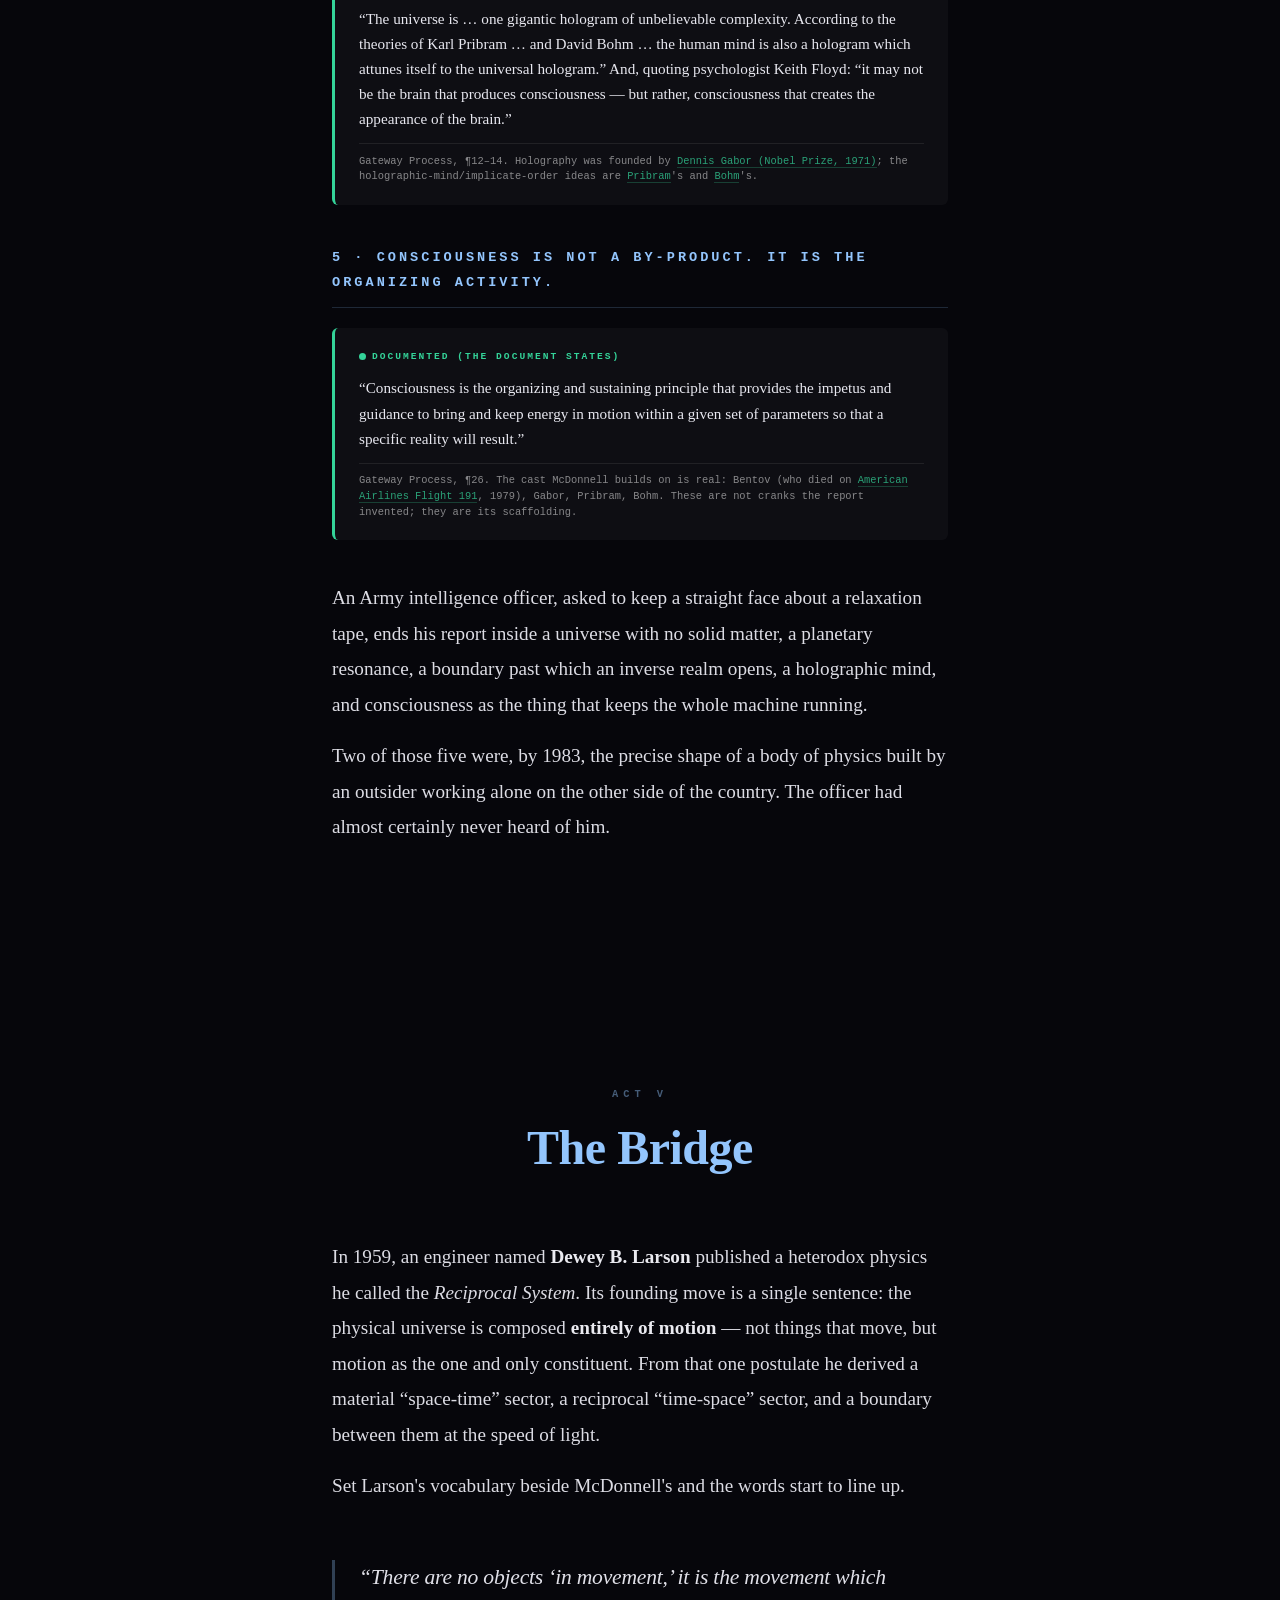
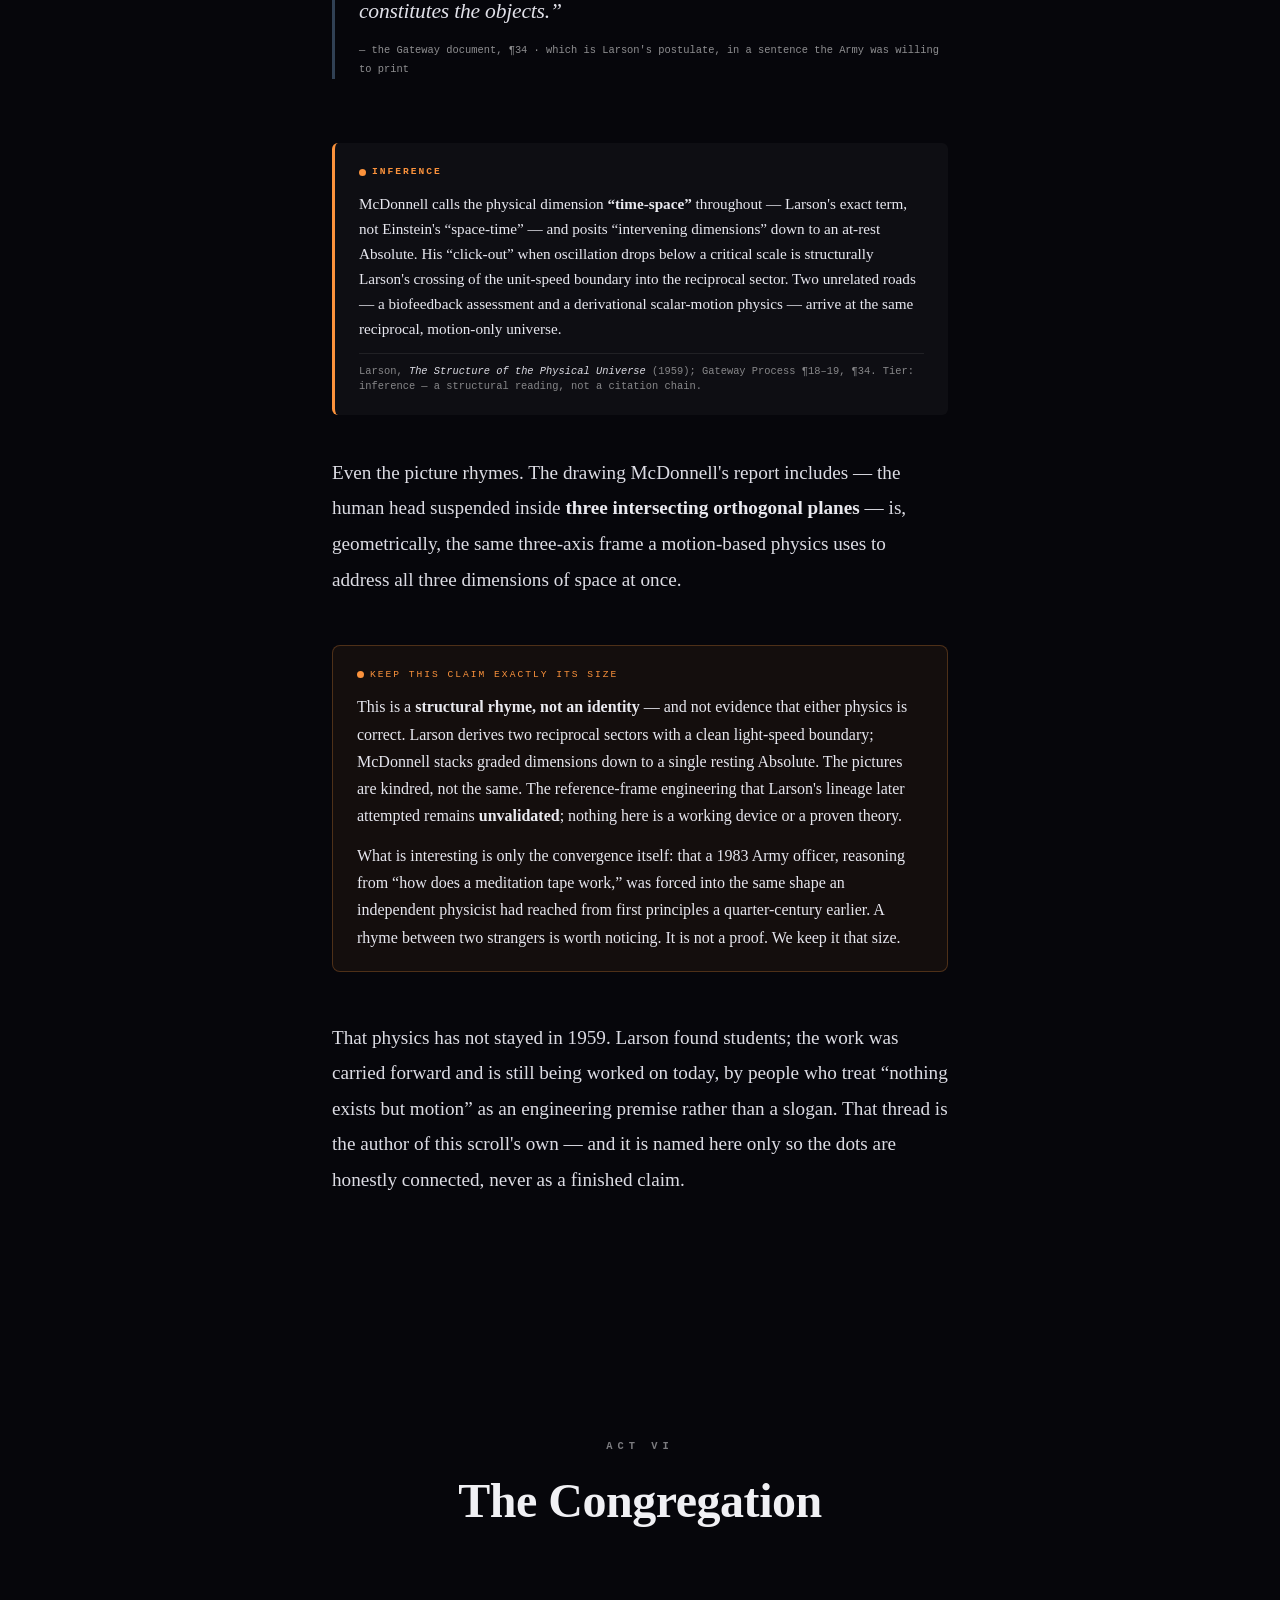
<file: the-gate/index.html>
<!DOCTYPE html>
<html lang="en">
<head>
<meta charset="utf-8"/>
<meta content="width=device-width, initial-scale=1.0" name="viewport"/>
<title>The Gate — Disclosure Scrolls</title>
<meta name="robots" content="noindex, nofollow"/>
<meta content="A research index appeared in a group of former gifted-program children. Every thread led back to a single 1983 Army document — and to the people living what it describes. Every claim tiered." name="description"/>
<meta content="#06060b" name="theme-color"/>
<link href="../ai-wars/css/style.css" rel="stylesheet"/>
<style>
/* ── Act color registers (cosmic / light), mirroring the house reveal-act ── */
.act-cosmic .act-title{color:#93c5fd}
.act-cosmic .act-number{color:rgba(147,197,253,.45)}
.act-cosmic .node-title{color:#93c5fd;border-bottom-color:rgba(147,197,253,.18)}
.act-cosmic .pull-quote{border-left-color:rgba(147,197,253,.3)}
.act-light .act-title{color:#f0f0f4}
.act-light .act-number{color:rgba(240,240,244,.5)}
.act-light .node-title{color:#cdd6e4;border-bottom-color:rgba(205,214,228,.18)}
.act-light .pull-quote{border-left-color:rgba(205,214,228,.3)}
/* ── Testimony tier — lived accounts, never the costume of a record ── */
.evidence-card[data-tier="testimony"]{border-left-color:#a78bfa}
.evidence-card[data-tier="testimony"] .evidence-tier-label{color:#a78bfa}
.evidence-card[data-tier="testimony"] .evidence-tier-dot{background:#a78bfa}
.evidence-card[data-tier="speculative"] .evidence-tier-label{color:#f87171}
.evidence-card[data-tier="speculative"] .evidence-tier-dot{background:#f87171}
/* ── Honest-bound callout (the structural-rhyme caveat) ── */
.honest-bound{background:rgba(251,146,60,.06);border:1px solid rgba(251,146,60,.25);border-radius:8px;padding:1.25rem 1.5rem;margin:2rem 0}
.honest-bound .hb-label{font-family:'JetBrains Mono','Fira Code',monospace;font-size:.6rem;letter-spacing:2px;text-transform:uppercase;color:#fb923c;margin-bottom:.6rem;display:flex;align-items:center;gap:6px}
.honest-bound .hb-label::before{content:'';width:7px;height:7px;border-radius:50%;background:#fb923c;display:inline-block}
.honest-bound p{font-size:1rem;color:#e6e6ee;line-height:1.7;margin:0 0 .8rem}
.honest-bound p:last-child{margin-bottom:0}
/* ── Consent / method note ── */
.note-block{background:rgba(167,139,250,.05);border:1px solid rgba(167,139,250,.22);border-radius:8px;padding:1.5rem 1.75rem;margin:2.5rem 0}
.note-block .nb-label{font-family:'JetBrains Mono','Fira Code',monospace;font-size:.6rem;letter-spacing:3px;text-transform:uppercase;color:#a78bfa;margin-bottom:.85rem}
.note-block p{font-size:.95rem;color:#d4d4dc;line-height:1.7;margin:0 0 .75rem}
.note-block p:last-child{margin-bottom:0}
.lead{font-size:1.05rem;color:#cfcfd8}
/* ── Document & artifact scans ── */
.doc-scan img{max-width:500px;width:100%;margin:0 auto;display:block;border:1px solid rgba(255,255,255,.1)}
.doc-scan.wide img{max-width:600px}
@media (max-width:768px){.doc-scan img,.doc-scan.wide img{max-width:100%}}
.tier-line{font-family:'JetBrains Mono','Fira Code',monospace;font-size:.62rem;letter-spacing:1px;color:rgba(255,255,255,.4);margin:.4rem 0 0;text-transform:uppercase}
.closing-legend-item .el-dot{width:8px;height:8px;border-radius:50%;display:inline-block;flex-shrink:0}
</style>
</head>
<body>
<a class="skip-nav" href="#act-1">Skip to content</a>
<canvas aria-hidden="true" class="particle-canvas" id="particle-net"></canvas>
<div aria-hidden="true" class="progress-bar" id="progress-bar"></div>

<!-- ═══ Pipeline Tracker — the descent ═══ -->
<div aria-hidden="true" class="pipeline-track" id="pipeline-track">
<div class="pipeline-inner">
<div class="pipeline-line"><div class="pipeline-line-fill" id="pipeline-fill"></div></div>
<div class="pipeline-node"><span class="pn-year">6/19</span><span class="pn-label">The Post</span></div>
<div class="pipeline-node"><span class="pn-year">CREST</span><span class="pn-label">The Index</span></div>
<div class="pipeline-node"><span class="pn-year">1983</span><span class="pn-label">One Document</span></div>
<div class="pipeline-node"><span class="pn-year">∿</span><span class="pn-label">The Physics</span></div>
<div class="pipeline-node"><span class="pn-year">1959</span><span class="pn-label">The Bridge</span></div>
<div class="pipeline-node"><span class="pn-year">now</span><span class="pn-label">Congregation</span></div>
</div>
</div>

<div aria-hidden="true" class="act-indicator" id="act-indicator"></div>

<main>
<!-- ═══════════════ TITLE ═══════════════ -->
<section class="title-screen" id="title-screen">
<div class="title-content">
<span class="back-link">◊ Disclosure Scrolls · Field Entry</span>
<div class="title-label">Scroll 015 — A Documented Convergence</div>
<h1 class="title-main">The Gate</h1>
<p class="title-sub">On June 19th, a member of a group for former gifted-program children posted five photographed pages. Every thread in them led back to a single 1983 Army document — and to a question about what the program was for.</p>
<div class="title-reading-time">~16 min read · 6 acts · every claim tiered · a note on consent</div>
<div class="title-meta">
<span class="evidence-legend"><span class="el-dot" style="background:#34d399"></span> Documented</span>
<span class="evidence-legend"><span class="el-dot" style="background:#fbbf24"></span> Credible</span>
<span class="evidence-legend"><span class="el-dot" style="background:#fb923c"></span> Inference</span>
<span class="evidence-legend"><span class="el-dot" style="background:#f87171"></span> Speculative</span>
<span class="evidence-legend"><span class="el-dot" style="background:#a78bfa"></span> Testimony</span>
</div>
<div class="scroll-cue">Scroll to begin ↓</div>
</div>
</section>

<!-- ═══════════════ ACT I — THE POST ═══════════════ -->
<section class="act" data-act="1" data-act-label="Act I — The Post" id="act-1">
<div class="act-header">
<div class="act-number">Act I</div>
<h2 class="act-title">The Post</h2>
</div>

<div class="scroll-block">
<p>In 1983, the U.S. Army wrote a report to understand a meditation tape.</p>
<p>In June of 2026, one of the kids the report never names went looking for herself in a government archive — and found her way back to it.</p>
</div>

<div class="scroll-block">
<p class="lead">There is a Facebook group made of grown-up gifted children. The people in it were pulled out of ordinary classrooms as kids and routed into programs with bright, forgettable names: <strong>GATE. TAG. QUEST. PHASE. MGM. Horizons. Odyssey.</strong> Gifted and Talented Education. The Mentally Gifted Minors program. The names were real; the programs were real; many of the people are still in touch with the strangeness of having been singled out, sorted, and studied before they were ten.</p>
</div>

<div class="scroll-block">
<div class="evidence-card" data-tier="documented">
<div class="evidence-tier-label"><span class="evidence-tier-dot"></span> Documented</div>
<div class="evidence-claim">GATE (Gifted and Talented Education), TAG, MGM and their siblings are real, documented public-school programs that identified, tested, and separated children by measured aptitude across the United States from the 1960s onward. The identification-and-sorting of gifted children is a matter of ordinary educational record.</div>
<div class="evidence-source">U.S. Dept. of Education / state gifted-education program records; California MGM &amp; GATE statutes (Education Code). The documented fact here is the <em>sorting</em> — not any of the readings placed on it below.</div>
</div>
</div>

<div class="scroll-block">
<div class="evidence-card" data-tier="testimony">
<div class="evidence-tier-label"><span class="evidence-tier-dot"></span> Testimony</div>
<div class="evidence-claim">Many in the group remember a version of the same explanation for why they were taken out of the regular classroom — as one member puts it, <em>“so the other kids wouldn't get confused by the questions we asked.”</em> Held here as lived recollection, not as documented policy.</div>
<div class="evidence-source">First-person accounts, the group, June 2026. Tier: reported testimony — true to the teller, uncorroborated as institutional fact.</div>
</div>
</div>

<div class="scroll-block">
<p>On <strong>June 19, 2026</strong>, one of them posted five photographs to the group. Pages of plain printed text, shot on a phone, a soft diagonal shadow falling across the lower corner of each. The header, centered, in bold:</p>
<div class="visual doc-scan visual-scanned">
<img alt="Page one of the posted research index, a phone photograph of a printed page titled Research Project Psychic Kids and Gate, dated 6/13/2026" loading="lazy" src="assets/index-1.jpg"/>
<div class="visual-caption">The artifact, page 1 of 5. “Research Project: Psychic Kids and Gate,” dated 6/13/2026. A phone photograph posted to the group on June 19. The last page carries one line of provenance: “All compiled from CIA Declassified files on the FOIA Reading Room.”</div>
</div>
</div>

<div class="scroll-block">
<p>It reads, at first, like the contents of a haunted filing cabinet. Remote viewing. Project Stargate. MK Ultra. Schumann Resonance. HAARP. CERN. The Absolute. And then, near the bottom of the second page, two lines that stop you:</p>
<div class="pull-quote">
<div class="pq-text">“Stanford performed 50 independent projects hiding ‘subjects’ as children from various parts of the US, more focused in Florida.”</div>
<div class="pq-attr">— verbatim, from the posted index (the compiler's annotation)</div>
</div>
<div class="pull-quote">
<div class="pq-text">“Remote Viewing ETs, Children in Gate Program.”</div>
<div class="pq-attr">— verbatim, from the posted index</div>
</div>
</div>

<div class="scroll-block">
<div class="evidence-card" data-tier="speculative">
<div class="evidence-tier-label"><span class="evidence-tier-dot"></span> Speculative</div>
<div class="evidence-claim">What is documented is that the page <em>says</em> these things. The claims themselves — that Stanford hid child subjects across the US, that gifted-program children were used for remote viewing — are the index compiler's own annotations, not established fact. They are reproduced here as part of the artifact, flagged as unverified, and held apart from the record that follows.</div>
<div class="evidence-source">Posted index, pages 1–2, June 2026. Tier: speculative — an unsourced claim on a community document.</div>
</div>
</div>

<div class="scroll-block">
<p>But the thing that made the group go quiet was smaller, and it was on the page in plain sight. Two lines apart in the keyword list:</p>
<div class="chain-summary">
<div class="chain-text"><span class="chain-link">GATE Program Binder</span><span class="chain-arrow"> · </span><span class="chain-link">Project Gateway</span></div>
<div class="chain-decode">The gifted-kid program — <strong>GATE</strong> — and the U.S. Army's consciousness program — the <strong>Gateway</strong> Process — sitting two lines apart, under one word, in one list.</div>
</div>
<p>Two entirely different programs. Forty years apart. One root word. The people in the group — the ones who <em>were</em> the gifted kids — felt the hair stand up. The question wrote itself: were these ever the same gate?</p>
</div>
</section>

<!-- ═══════════════ ACT II — THE INDEX ═══════════════ -->
<section class="act" data-act="2" data-act-label="Act II — The Index" id="act-2">
<div class="act-header">
<div class="act-number">Act II</div>
<h2 class="act-title">The Index</h2>
</div>

<div class="scroll-block">
<p>The first thing to understand is what the five pages actually <em>are</em>. They are not research. They are a <strong>search-tree</strong>.</p>
<p>Four sections — keywords, organizations, researchers, books — and a final line that gives the whole thing away: <em>“All compiled from CIA Declassified files on the FOIA Reading Room.”</em> Someone sat inside <strong>CREST</strong>, the CIA's online declassification archive, and wrote down the exact terms, file numbers, names, and titles you would type to surface the documents underneath. It is a map of where to dig.</p>
</div>

<div class="scroll-block">
<div class="visual-row">
<div class="visual-figure"><div class="doc-scan visual-scanned" style="text-align:center"><img alt="Page 3 of the index — Organizations and Government Oversight" loading="lazy" src="assets/index-3.jpg" style="max-width:230px;border-radius:4px;border:1px solid rgba(255,255,255,.1)"/></div><div class="vr-name">Pg. 3 — Oversight</div><div class="vr-role">SRI · Monroe · DIA · CIA · NSA · INSCOM</div></div>
<div class="visual-figure"><div class="doc-scan visual-scanned" style="text-align:center"><img alt="Page 4 of the index — Researchers and Books of Interest" loading="lazy" src="assets/index-4.jpg" style="max-width:230px;border-radius:4px;border:1px solid rgba(255,255,255,.1)"/></div><div class="vr-name">Pg. 4 — Cast &amp; Books</div><div class="vr-role">McDonnell · Bentov · Pribram · Gabor</div></div>
</div>
</div>

<div class="scroll-block">
<p>And about four-fifths of it maps cleanly onto the documented public record. The keyword page threads the entire history of the U.S. government's remote-viewing program — under every codename it ever wore.</p>
</div>

<div class="scroll-block" data-pipeline="index">
<h3 class="node-title">The Program That Kept Getting Renamed</h3>
<div class="typed-terminal"><span class="typed-prompt">&gt;</span> <span data-typewriter="SCANATE → GONDOLA WISH → GRILL FLAME → CENTER LANE → SUN STREAK → STAR GATE"></span><span class="anim-cursor"></span></div>
<div class="evidence-card" data-tier="documented">
<div class="evidence-tier-label"><span class="evidence-tier-dot"></span> Documented</div>
<div class="evidence-claim">From roughly 1972 to 1995, the CIA, Army, and DIA funded a remote-viewing program through Stanford Research Institute and an operational unit at <strong>Fort George G. Meade, Maryland</strong>. It ran under successive codenames — SCANATE, GONDOLA WISH, GRILL FLAME, CENTER LANE, SUN STREAK, and finally STAR GATE — at a total cost near $20 million. Roughly 12,000 files / ~89,000 pages were declassified, with a major release in 2017.</div>
<div class="evidence-source"><a href="https://irp.fas.org/program/collect/stargate.htm" rel="noopener" target="_blank">Federation of American Scientists — Stargate archive</a>; <a href="https://en.wikipedia.org/wiki/Stargate_Project_(U.S._Army_unit)" rel="noopener" target="_blank">Stargate Project (U.S. Army unit)</a>; CIA STAR GATE Collection (CREST).</div>
</div>
</div>

<div class="scroll-block">
<div class="evidence-card" data-tier="documented">
<div class="evidence-tier-label"><span class="evidence-tier-dot"></span> Documented</div>
<div class="evidence-claim">The research cast the index names is the real one: physicists <strong>Harold Puthoff</strong> and <strong>Russell Targ</strong> ran the SRI program; <strong>Ingo Swann</strong> developed the protocol; <strong>Pat Price</strong> and Army officer <strong>Joseph McMoneagle</strong> — “Remote Viewer 001” — were among its subjects. The oversight bodies it lists (DIA, INSCOM, GDIP, the AIR review) are documented parts of the program's chain.</div>
<div class="evidence-source"><a href="https://www.newdualism.org/papers/H.Puthoff/CIA-Initiated%20Remote%20Viewing%20At%20Stanford%20Research%20Institute.htm" rel="noopener" target="_blank">Puthoff, “CIA-Initiated Remote Viewing at SRI”</a>; <a href="https://en.wikipedia.org/wiki/Joseph_McMoneagle" rel="noopener" target="_blank">Joseph McMoneagle</a>; FAS Stargate archive.</div>
</div>
</div>

<div class="scroll-block">
<p>So the programs are real. The agencies are real. The money was real. That has to be said clearly — and so does its opposite:</p>
<div class="evidence-card" data-tier="credible">
<div class="evidence-tier-label"><span class="evidence-tier-dot"></span> Credible</div>
<div class="evidence-claim">That the programs <em>existed and were funded</em> is documented. Whether they <em>worked</em> is a separate, unsettled question. The CIA's 1995 external review by the American Institutes for Research split: statistician Jessica Utts found the effect statistically robust; psychologist Ray Hyman judged it unproven. The CIA terminated the program citing no actionable intelligence. Mainstream science regards remote viewing as unestablished. This scroll documents the record of belief and effort — not a proof that psi is real.</div>
<div class="evidence-source"><a href="https://ics.uci.edu/~jutts/response.html" rel="noopener" target="_blank">Utts, AIR evaluation response</a>; <a href="https://en.wikipedia.org/wiki/Stargate_Project_(U.S._Army_unit)" rel="noopener" target="_blank">AIR review, 1995</a>.</div>
</div>
</div>

<div class="scroll-block">
<p>Four-fifths of the index, then, is a faithful guide to a documented — if contested — corner of Cold War history. Which leaves the other fifth. And one section of the index wasn't a list of programs at all.</p>
<p>It was a list of <em>books</em>.</p>
</div>
</section>

<!-- ═══════════════ ACT III — ONE DOCUMENT ═══════════════ -->
<section class="act act-reveal" data-act="3" data-act-label="Act III — One Document" id="act-3">
<div class="act-header">
<div class="act-number">Act III</div>
<h2 class="act-title">One Document</h2>
</div>

<div class="scroll-block">
<p>The fourth page is headed <strong>“Books of Interest.”</strong> Nine titles. They look, at a glance, like a personal reading list — the kind of eclectic stack a curious person assembles over years.</p>
<p>They are not. They are, in order, the closing <strong>bibliography of a single document</strong> — copied out, with the copy's own fingerprints left in.</p>
</div>

<div class="scroll-block">
<h3 class="node-title">The Bibliography Proof</h3>
<div class="pattern-grid">
<div class="pattern-row"><span class="pattern-from">Stalking the Wild Pendulum</span><span class="pattern-arrow">→</span><span class="pattern-to">Bentov · ref. 1</span></div>
<div class="pattern-row"><span class="pattern-from">“Karl Pribram's Changing Reality”</span><span class="pattern-arrow">→</span><span class="pattern-to">Ferguson · ref. 2</span></div>
<div class="pattern-row"><span class="pattern-from">Einstein Against the Odds</span><span class="pattern-arrow">→</span><span class="pattern-to">Gliedman · ref. 3</span></div>
<div class="pattern-row"><span class="pattern-from">“The Lamp <em>Turn</em> Laser” <span class="tl-note">(shared garble)</span></span><span class="pattern-arrow">→</span><span class="pattern-to">Jager · ref. 4</span></div>
<div class="pattern-row"><span class="pattern-from">Journeys Out of the Body</span><span class="pattern-arrow">→</span><span class="pattern-to">Monroe · ref. 5</span></div>
<div class="pattern-row"><span class="pattern-from">“<em>They</em> Mystic Spiral” <span class="tl-note">(same typo)</span></span><span class="pattern-arrow">→</span><span class="pattern-to">Purce · ref. 6</span></div>
<div class="pattern-row"><span class="pattern-from">Kundalini — Psychosis or Transcendence</span><span class="pattern-arrow">→</span><span class="pattern-to">Sannella · ref. 7</span></div>
<div class="pattern-row"><span class="pattern-from">Altered States of Consciousness</span><span class="pattern-arrow">→</span><span class="pattern-to">Stone · ref. 8</span></div>
<div class="pattern-row"><span class="pattern-from">Altered States of Consciousness</span><span class="pattern-arrow">→</span><span class="pattern-to">Tart · ref. 9</span></div>
</div>
</div>

<div class="scroll-block">
<div class="evidence-card" data-tier="documented">
<div class="evidence-tier-label"><span class="evidence-tier-dot"></span> Documented</div>
<div class="evidence-claim">All nine “Books of Interest” are the nine closing references of one declassified document — in the same order, including the idiosyncratic entries (Pat Stone's homesteading-magazine piece; Jager's obscure Monroe Institute monograph) and a carried-over corruption: a garbled “Lamp <em>Turn</em> Laser” title, and Purce's <em>The Mystic Spiral</em> mistyped identically. A list that reproduces another list's errors did not arrive independently. It was copied.</div>
<div class="evidence-source"><a href="https://en.wikisource.org/wiki/Analysis_and_Assessment_of_Gateway_Process" rel="noopener" target="_blank">“Analysis and Assessment of Gateway Process,” bibliography (Wikisource transcription)</a>; cross-reference against posted index pg. 4.</div>
</div>
</div>

<div class="scroll-block">
<p>And the index's “Researchers and persons of interest” list is the <em>same document's cited cast</em> — Bentov, Pribram, Gabor, Ferguson, Monroe. At the very top of that list is a name most people wouldn't recognize: <strong>Wayne McDonnell</strong>. He isn't a researcher the document cites.</p>
<p>He is the man who <em>wrote</em> it.</p>
</div>

<div class="scroll-block" data-pipeline="document">
<div class="visual doc-scan visual-scanned">
<img alt="The first page of the declassified Gateway Process memorandum, U.S. Army Intelligence and Security Command, 9 June 1983" loading="lazy" src="assets/gateway-doc-p1.jpg"/>
<div class="visual-caption">The root of the tree. Memorandum, U.S. Army Operational Group / Intelligence and Security Command, Fort George G. Meade — 9 June 1983. “SUBJECT: Analysis and Assessment of Gateway Process.” Declassified as CIA-RDP96-00788R001700210016-5.</div>
</div>
</div>

<div class="scroll-block">
<div class="evidence-card" data-tier="documented">
<div class="evidence-tier-label"><span class="evidence-tier-dot"></span> Documented</div>
<div class="evidence-claim">The entire five-page index is a CREST search-tree rooted in one document: <strong>“Analysis and Assessment of the Gateway Process,”</strong> by Lt. Col. <strong>Wayne M. McDonnell</strong>, U.S. Army Intelligence and Security Command, <strong>9 June 1983</strong> — CIA-RDP96-00788R001700210016-5. The garbled index entry “Oscillation Drops 10.33 cm Planck's Distance” is a misreading of this document's “10⁻³³ centimeters” — the compiler was transcribing this exact passage.</div>
<div class="evidence-source"><a href="https://www.cia.gov/readingroom/docs/CIA-RDP96-00788R001700210016-5.pdf" rel="noopener" target="_blank">CIA Reading Room (CREST)</a>; <a href="https://documents2.theblackvault.com/documents/cia/CIA-RDP96-00788R001700210016-5.pdf" rel="noopener" target="_blank">The Black Vault mirror</a>; <a href="https://en.wikisource.org/wiki/Analysis_and_Assessment_of_Gateway_Process" rel="noopener" target="_blank">Wikisource</a>.</div>
</div>
</div>

<div class="scroll-block">
<div class="evidence-card" data-tier="credible">
<div class="evidence-tier-label"><span class="evidence-tier-dot"></span> Credible</div>
<div class="evidence-claim">The document is also famous for a gap: for ~18 years after its 2003 release, the scan jumped from page 24 to page 26 — the final substantive page was missing, and the CIA's position was that it never had it. The page resurfaced in 2021, not through an official CIA release but via the <strong>Monroe Institute</strong>, which had retained a complete copy. It expands on “the Absolute” as an all-encompassing holographic continuum. (The page's existence and recovery are well-attested; its exact final wording is paraphrased across secondary sources, so it is held at credible, not documented.)</div>
<div class="evidence-source"><a href="https://www.vice.com/en/article/found-page-25-of-the-cias-gateway-report-on-astral-projection/" rel="noopener" target="_blank">Vice, “Found: Page 25 of the CIA's Gateway Report” (2021)</a>.</div>
</div>
</div>

<div class="scroll-block">
<p>So the haunted filing cabinet had a back wall. Every drawer opened onto the same room: one report, written by one Army officer, in one week of June 1983.</p>
<p>Which raises the only question that matters now. What does that report actually <em>say?</em></p>
</div>
</section>

<!-- ═══════════════ ACT IV — THE PHYSICS ═══════════════ -->
<section class="act act-cosmic" data-act="4" data-act-label="Act IV — The Physics" id="act-4">
<div class="act-header">
<div class="act-number">Act IV</div>
<h2 class="act-title">The Physics</h2>
</div>

<div class="scroll-block">
<p>McDonnell was asked a narrow, almost dull question: does the Monroe Institute's meditation-tape program — “Gateway,” which uses stereo audio beats to synchronize the brain's hemispheres — actually do anything, and is it useful to the Army?</p>
<p>To answer it honestly, he wrote, he had no choice but to keep going down.</p>
</div>

<div class="scroll-block">
<div class="pull-quote">
<div class="pq-text">“Frankly, sir, that proved to be an extremely involved and difficult business.”</div>
<div class="pq-attr">— Lt. Col. Wayne M. McDonnell, opening paragraph, 9 June 1983</div>
</div>
<p>He started with the biomedical model of <strong>Itzhak Bentov</strong>. Then, in his own words, he “found it necessary to delve into various sources for information concerning quantum mechanics in order to be able to describe the nature and functioning of human consciousness.” Step by step, a defense memo about an audiocassette becomes a cosmology. Here is the cosmology it became — in the document's own words.</p>
</div>

<div class="scroll-block">
<h3 class="node-title">1 · Matter is not a thing. It is a motion.</h3>
<div class="evidence-card" data-tier="documented">
<div class="evidence-tier-label"><span class="evidence-tier-dot"></span> Documented (the document states)</div>
<div class="evidence-claim">“Solid matter, in the strict construction of the term, simply does not exist. Rather, atomic structure is composed of oscillating energy grids surrounded by other oscillating energy grids which orbit at extraordinarily high speeds.” And, approvingly, from a Tibetan source: “There are no objects ‘in movement,’ it is the movement which constitutes the objects which appear to us: They are nothing but movement.”</div>
<div class="evidence-source">“Analysis and Assessment of Gateway Process,” ¶11 &amp; ¶34 (quoting A. David-Néel). Verbatim from the declassified text.</div>
</div>
</div>

<div class="scroll-block">
<h3 class="node-title">2 · The body is a tuned oscillator. It couples to the planet.</h3>
<div class="evidence-card" data-tier="documented">
<div class="evidence-tier-label"><span class="evidence-tier-dot"></span> Documented (the document states)</div>
<div class="evidence-claim">“The entire body, based on its own micromotion, functions as a tuned vibrational system which transfers energy in a range of between 6.8 and 7.5 Hertz into the earth's ionospheric cavity, which itself resonates at about 7–7.5 Hertz.” Driven into coherence, “the two electromagnetic me[dia] are now a single energy continuum” — making, in Bentov's phrase, “a surprisingly powerful carrier wave to assist the mind in communication … with other human minds similarly tuned.”</div>
<div class="evidence-source">Gateway Process, ¶9–10. The ~7.83 Hz Earth-ionosphere fundamental is the <a href="https://en.wikipedia.org/wiki/Schumann_resonances" rel="noopener" target="_blank">Schumann resonance</a> (textbook physics).</div>
</div>
</div>

<div class="scroll-block">
<h3 class="node-title">3 · Below a certain scale, you “click out” into the Absolute.</h3>
<div class="evidence-card" data-tier="documented">
<div class="evidence-tier-label"><span class="evidence-tier-dot"></span> Documented (the document states)</div>
<div class="evidence-claim">“That critical step out of <strong>time-space</strong> occurs when the speed of the oscillation drops below 10⁻³³ centimeters per second (Planck's Distance). To use the words of Bentov: ‘…when distances go below Planck's Distance, which is 10⁻³³ cm, we enter, in effect, a new world.’” Beyond it lies what the document calls, throughout, “<strong>the Absolute</strong>” — energy “uniformly extended without limit … no beginning, no end, no location.”</div>
<div class="evidence-source">Gateway Process, ¶18–19. Note the document's chosen term: <em>time-space</em> — not Einstein's “space-time.” Hold that word.</div>
</div>
</div>

<div class="scroll-block">
<h3 class="node-title">4 · The universe is one hologram. So is the mind.</h3>
<div class="visual doc-scan wide visual-scanned">
<img alt="Hand-drawn figure from the document, Exhibit 2, page 10 — a human head inside three intersecting planes, labeled Consciousness Energy Grid" loading="lazy" src="assets/gateway-doc-mid.jpg"/>
<div class="visual-caption">Exhibit 2, page 10 of the assessment. A human head inside three intersecting orthogonal planes — “Consciousness Energy Grid.” The right-hand caption: “Reduces three dimensional holographic image to two dimensional.” Hold this image too.</div>
</div>
<div class="evidence-card" data-tier="documented">
<div class="evidence-tier-label"><span class="evidence-tier-dot"></span> Documented (the document states)</div>
<div class="evidence-claim">“The universe is … one gigantic hologram of unbelievable complexity. According to the theories of Karl Pribram … and David Bohm … the human mind is also a hologram which attunes itself to the universal hologram.” And, quoting psychologist Keith Floyd: “it may not be the brain that produces consciousness — but rather, consciousness that creates the appearance of the brain.”</div>
<div class="evidence-source">Gateway Process, ¶12–14. Holography was founded by <a href="https://www.nobelprize.org/prizes/physics/1971/summary/" rel="noopener" target="_blank">Dennis Gabor (Nobel Prize, 1971)</a>; the holographic-mind/implicate-order ideas are <a href="https://en.wikipedia.org/wiki/Holonomic_brain_theory" rel="noopener" target="_blank">Pribram</a>'s and <a href="https://en.wikipedia.org/wiki/Wholeness_and_the_Implicate_Order" rel="noopener" target="_blank">Bohm</a>'s.</div>
</div>
</div>

<div class="scroll-block">
<h3 class="node-title">5 · Consciousness is not a by-product. It is the organizing activity.</h3>
<div class="evidence-card" data-tier="documented">
<div class="evidence-tier-label"><span class="evidence-tier-dot"></span> Documented (the document states)</div>
<div class="evidence-claim">“Consciousness is the organizing and sustaining principle that provides the impetus and guidance to bring and keep energy in motion within a given set of parameters so that a specific reality will result.”</div>
<div class="evidence-source">Gateway Process, ¶26. The cast McDonnell builds on is real: Bentov (who died on <a href="https://en.wikipedia.org/wiki/American_Airlines_Flight_191" rel="noopener" target="_blank">American Airlines Flight 191</a>, 1979), Gabor, Pribram, Bohm. These are not cranks the report invented; they are its scaffolding.</div>
</div>
</div>

<div class="scroll-block">
<p>An Army intelligence officer, asked to keep a straight face about a relaxation tape, ends his report inside a universe with no solid matter, a planetary resonance, a boundary past which an inverse realm opens, a holographic mind, and consciousness as the thing that keeps the whole machine running.</p>
<p>Two of those five were, by 1983, the precise shape of a body of physics built by an outsider working alone on the other side of the country. The officer had almost certainly never heard of him.</p>
</div>
</section>

<!-- ═══════════════ ACT V — THE BRIDGE ═══════════════ -->
<section class="act act-cosmic" data-act="5" data-act-label="Act V — The Bridge" id="act-5">
<div class="act-header">
<div class="act-number">Act V</div>
<h2 class="act-title">The Bridge</h2>
</div>

<div class="scroll-block" data-pipeline="bridge">
<p>In 1959, an engineer named <strong>Dewey B. Larson</strong> published a heterodox physics he called the <em>Reciprocal System</em>. Its founding move is a single sentence: the physical universe is composed <strong>entirely of motion</strong> — not things that move, but motion as the one and only constituent. From that one postulate he derived a material “space-time” sector, a reciprocal “time-space” sector, and a boundary between them at the speed of light.</p>
<p>Set Larson's vocabulary beside McDonnell's and the words start to line up.</p>
</div>

<div class="scroll-block">
<div class="pull-quote">
<div class="pq-text">“There are no objects ‘in movement,’ it is the movement which constitutes the objects.”</div>
<div class="pq-attr">— the Gateway document, ¶34 · which is Larson's postulate, in a sentence the Army was willing to print</div>
</div>
</div>

<div class="scroll-block">
<div class="evidence-card" data-tier="inference">
<div class="evidence-tier-label"><span class="evidence-tier-dot"></span> Inference</div>
<div class="evidence-claim">McDonnell calls the physical dimension <strong>“time-space”</strong> throughout — Larson's exact term, not Einstein's “space-time” — and posits “intervening dimensions” down to an at-rest Absolute. His “click-out” when oscillation drops below a critical scale is structurally Larson's crossing of the unit-speed boundary into the reciprocal sector. Two unrelated roads — a biofeedback assessment and a derivational scalar-motion physics — arrive at the same reciprocal, motion-only universe.</div>
<div class="evidence-source">Larson, <em>The Structure of the Physical Universe</em> (1959); Gateway Process ¶18–19, ¶34. Tier: inference — a structural reading, not a citation chain.</div>
</div>
</div>

<div class="scroll-block">
<p>Even the picture rhymes. The drawing McDonnell's report includes — the human head suspended inside <strong>three intersecting orthogonal planes</strong> — is, geometrically, the same three-axis frame a motion-based physics uses to address all three dimensions of space at once.</p>
</div>

<div class="honest-bound">
<div class="hb-label">Keep this claim exactly its size</div>
<p>This is a <strong>structural rhyme, not an identity</strong> — and not evidence that either physics is correct. Larson derives two reciprocal sectors with a clean light-speed boundary; McDonnell stacks graded dimensions down to a single resting Absolute. The pictures are kindred, not the same. The reference-frame engineering that Larson's lineage later attempted remains <strong>unvalidated</strong>; nothing here is a working device or a proven theory.</p>
<p>What is interesting is only the convergence itself: that a 1983 Army officer, reasoning from “how does a meditation tape work,” was forced into the same shape an independent physicist had reached from first principles a quarter-century earlier. A rhyme between two strangers is worth noticing. It is not a proof. We keep it that size.</p>
</div>

<div class="scroll-block">
<p>That physics has not stayed in 1959. Larson found students; the work was carried forward and is still being worked on today, by people who treat “nothing exists but motion” as an engineering premise rather than a slogan. That thread is the author of this scroll's own — and it is named here only so the dots are honestly connected, never as a finished claim.</p>
</div>
</section>

<!-- ═══════════════ ACT VI — THE CONGREGATION ═══════════════ -->
<section class="act act-light" data-act="6" data-act-label="Act VI — The Congregation" id="act-6">
<div class="act-header">
<div class="act-number">Act VI</div>
<h2 class="act-title">The Congregation</h2>
</div>

<div class="scroll-block" data-pipeline="congregation">
<p>Here is the turn that makes this scroll different from a history.</p>
<p>The index did not come out of an archive. It came out of <strong>one of the kids</strong> — a member of the group, sitting in CREST, pulling on a thread because it felt personal. And she is not alone. Over the same weeks, the group has been doing something it has never done before: <em>recognizing itself.</em></p>
</div>

<div class="scroll-block">
<div class="evidence-card" data-tier="testimony">
<div class="evidence-tier-label"><span class="evidence-tier-dot"></span> Testimony</div>
<div class="evidence-claim">Members describe finding each other and feeling an unmistakable click of kinship — remote viewers, lucid dreamers, people who report childhood experiences they've never had language for, each tagging the others “like me.” Some describe a shared inner landscape they can each navigate and that, compared in detail, matches. Held as lived account, plural and consistent — not as proof of a shared psychic terrain.</div>
<div class="evidence-source">First-person accounts, the group, June 2026. Tier: reported testimony, multiply attested.</div>
</div>
</div>

<div class="scroll-block">
<p>And on <strong>June 17, 2026</strong>, they didn't just recognize each other. They tried to <em>act together</em>. Around twenty members agreed to focus, at the same time, on one shared intention — a deliberate group exercise, announced the night before, run “as consciously as I ever have.” Afterward, unprompted, another member sent a screenshot: a graph of the Earth's <strong>Schumann resonance</strong> from that afternoon.</p>
<p>None of them, at the time, had read McDonnell's report. Which is what makes the next thing strange.</p>
</div>

<div class="scroll-block">
<div class="evidence-card" data-tier="documented">
<div class="evidence-tier-label"><span class="evidence-tier-dot"></span> Documented (the 1983 document states)</div>
<div class="evidence-claim">“Arrange to have groups of people in [an altered] state unite their … consciousness to build holographic patterns…” — and, on the body's planetary coupling: it becomes “a carrier wave to assist the mind in communication … with other human minds similarly tuned.” The report's own recommended group technique is: tune the body to the Earth's field; broadcast a shared intention together.</div>
<div class="evidence-source">Gateway Process, ¶9–10 &amp; the concluding recommendations (group “Patterning”). Verbatim from the declassified text.</div>
</div>
</div>

<div class="scroll-block">
<div class="evidence-card" data-tier="testimony">
<div class="evidence-tier-label"><span class="evidence-tier-dot"></span> Testimony + one unsolicited corroboration</div>
<div class="evidence-claim">Twenty people, who had not read the document, ran something close to its group protocol from the inside — tuning together, broadcasting one intention — and an after-the-fact Schumann-resonance graph arrived unbidden. The lived experience is strong; the corroboration is real but circumstantial. The cosmic reading is held below — not asserted here.</div>
<div class="evidence-source">The group, June 17, 2026. Tier: reported testimony with one external artifact. <em>A hypothesis never wears the costume of a record.</em></div>
</div>
</div>

<div class="scroll-block">
<p>Set the two cards above side by side. A documented 1983 Army protocol, and a lived 2026 account of strangers running it without the manual. The scroll keeps them in different colors on purpose. That distance — between what is on the record and what someone lived — is the whole discipline. The point is not that the distance collapses. The point is that, across it, they <em>rhyme.</em></p>
</div>

<div class="scroll-block">
<div class="anim-eye"><div class="anim-eye-shape"></div><div class="anim-eye-iris"></div></div>
<p>And the people in the group have started to read their own childhood differently. The sorting — pulled out of the classroom, tested, set apart — stops looking like a wound and starts looking like a <strong>prelude</strong>. If you were going to gather a scattered population and have them find one another decades later, you would mark them young.</p>
</div>

<div class="scroll-block">
<div class="evidence-card" data-tier="inference">
<div class="evidence-tier-label"><span class="evidence-tier-dot"></span> Inference · held at thesis-size</div>
<div class="evidence-claim">The floor under all of it is a single idea, and the 1983 document states its operative half outright: consciousness is “the organizing and sustaining principle … to bring and keep energy in motion.” Scale that one operator up to all of them and you get the thesis the group is circling — humanity as one thing looking through billions of eyes, beginning to notice itself. Offered as a frame to think inside, explicitly not claimed as proven, and not foretelling anything.</div>
<div class="evidence-source">Gateway Process ¶26 (documented quote) + the author's own working thesis (inference). Kept at the size of a thesis, by design.</div>
</div>
</div>

<div class="scroll-block">
<div class="anim-network"><div class="net-ring"></div><div class="net-ring"></div><div class="net-ring"></div><div class="net-ring"></div><div class="net-core"></div><span class="net-label">recognition</span></div>
<p>So the group has begun to build a place to keep its own story — a network where members can hold their testimony at the right tier, decide for themselves what stays private and what is shared, and let the patterns surface without anyone's raw words being exposed. The same instrument this scroll is built on, turned on the people it's about.</p>
</div>
</section>

<!-- ═══════════════ CLOSING ═══════════════ -->
<section class="closing">
<div class="closing-content">
<p class="closing-statement">A document is just a document.<br/>Until the people it was written about go looking — and find it.<br/>Then it's a mirror.</p>
<p class="closing-sub">Five photographs led to one report. The report led to a physics it couldn't have known about, and to a question the people reading it had been carrying since childhood. And so it begins.</p>

<div class="note-block">
<div class="nb-label">A note on consent &amp; evidence</div>
<p>This scroll is built on the discipline it describes. The member who posted the index is <strong>unnamed</strong>, by choice. The people in the group are unnamed. The declassified record is cited and linked. Lived accounts are held at <span style="color:#a78bfa">testimony</span> tier — true to the teller, never dressed as documented fact. The convergence with the Reciprocal System is held at <span style="color:#fb923c">inference</span>. The larger thesis is held at the size of a thesis. And one community claim — “Project SOAR” — is flagged <span style="color:#f87171">speculative</span> and left where it was found, because the record does not yet support it.</p>
<p>This is a <strong>draft</strong>. Nothing here goes anywhere until the person who posted those five pages has been asked, and agrees.</p>
</div>

<div class="closing-legend">
<div class="closing-legend-item"><span class="el-dot" style="background:#34d399"></span> <strong>Documented</strong> — the programs, the report, the bibliography fingerprint, the cast, the China file.</div>
<div class="closing-legend-item"><span class="el-dot" style="background:#fbbf24"></span> <strong>Credible</strong> — the page-25 recovery; remote viewing's contested results.</div>
<div class="closing-legend-item"><span class="el-dot" style="background:#fb923c"></span> <strong>Inference</strong> — the structural rhyme with Larson; the trillion-eyed frame.</div>
<div class="closing-legend-item"><span class="el-dot" style="background:#f87171"></span> <strong>Speculative</strong> — “Project SOAR”; the index's unsourced annotations.</div>
<div class="closing-legend-item"><span class="el-dot" style="background:#a78bfa"></span> <strong>Testimony</strong> — the congregation, the June 17 exercise, the childhood memory.</div>
</div>

<div class="closing-cta">
<p>The other superpower kept the same kind of file. China's “Exceptional Functions of the Human Body” program — gifted children identified and studied by the state from 1979 — sits in the CIA's own archive, as <a href="https://www.cia.gov/readingroom/document/cia-rdp96-00792r000300420017-1" rel="noopener" target="_blank">“China's Psychic Children” (OMNI, Jan 1985)</a>.</p>
</div>

<div class="closing-footer">
<p>Disclosure Scrolls · Field Entry · Scroll 015 · The Gate · DRAFT</p>
</div>
</div>
</section>
</main>

<script>
/* ── Particle network ───────────────────────────────────── */
(function(){
  var c=document.getElementById('particle-net'); if(!c) return; var ctx=c.getContext('2d');
  var w,h,pts; var RM=window.matchMedia('(prefers-reduced-motion: reduce)').matches;
  function size(){ w=c.width=window.innerWidth; h=c.height=window.innerHeight; }
  function init(){ size(); var n=Math.min(64,Math.floor(w*h/26000)); pts=[];
    for(var i=0;i<n;i++) pts.push({x:Math.random()*w,y:Math.random()*h,vx:(Math.random()-0.5)*0.22,vy:(Math.random()-0.5)*0.22}); }
  function tick(){ ctx.clearRect(0,0,w,h);
    for(var i=0;i<pts.length;i++){ var p=pts[i]; p.x+=p.vx; p.y+=p.vy;
      if(p.x<0||p.x>w)p.vx*=-1; if(p.y<0||p.y>h)p.vy*=-1;
      ctx.beginPath(); ctx.arc(p.x,p.y,1.3,0,6.2832); ctx.fillStyle='rgba(52,211,153,0.6)'; ctx.fill();
      for(var j=i+1;j<pts.length;j++){ var q=pts[j]; var dx=p.x-q.x,dy=p.y-q.y,d=Math.sqrt(dx*dx+dy*dy);
        if(d<120){ ctx.beginPath(); ctx.moveTo(p.x,p.y); ctx.lineTo(q.x,q.y);
          ctx.strokeStyle='rgba(52,211,153,'+(0.12*(1-d/120))+')'; ctx.lineWidth=1; ctx.stroke(); } } }
    if(!RM) requestAnimationFrame(tick); }
  init(); tick(); window.addEventListener('resize',init);
})();

/* ── Progress bar ───────────────────────────────────────── */
(function(){ var bar=document.getElementById('progress-bar'); if(!bar) return;
  window.addEventListener('scroll',function(){
    var dh=document.documentElement.scrollHeight-window.innerHeight;
    bar.style.width=(dh>0?(window.scrollY/dh*100):0)+'%'; },{passive:true}); })();

/* ── Scroll-block reveal ────────────────────────────────── */
(function(){ var io=new IntersectionObserver(function(es){ es.forEach(function(e){
    if(e.isIntersecting) e.target.classList.add('active'); }); },{threshold:0.12,rootMargin:'0px 0px -8% 0px'});
  document.querySelectorAll('.scroll-block').forEach(function(b){ io.observe(b); }); })();

/* ── Pipeline track + act indicator ─────────────────────── */
(function(){
  var ind=document.getElementById('act-indicator');
  var track=document.getElementById('pipeline-track');
  var fill=document.getElementById('pipeline-fill');
  var nodes=[].slice.call(document.querySelectorAll('.pipeline-node'));
  var acts=[].slice.call(document.querySelectorAll('.act'));
  var title=document.getElementById('title-screen');
  if(title&&track){ new IntersectionObserver(function(es){ es.forEach(function(e){
    track.classList.toggle('visible',!e.isIntersecting); }); },{threshold:0.2}).observe(title); }
  if(acts.length){ var ob=new IntersectionObserver(function(es){ es.forEach(function(e){
      if(e.isIntersecting){ var idx=acts.indexOf(e.target);
        if(ind) ind.textContent=e.target.getAttribute('data-act-label')||'';
        for(var i=0;i<nodes.length;i++) nodes[i].classList.toggle('active',i<=idx);
        if(fill) fill.style.width=(acts.length>1?(idx/(acts.length-1)*100):0)+'%'; } });
    },{threshold:0.25,rootMargin:'-28% 0px -58% 0px'});
    acts.forEach(function(a){ ob.observe(a); }); }
})();

/* ── Typewriter (search-tree trace) ─────────────────────── */
(function(){ var el=document.querySelector('[data-typewriter]'); if(!el) return;
  var full=el.getAttribute('data-typewriter'), i=0;
  new IntersectionObserver(function(es){ es.forEach(function(e){
    if(e.isIntersecting&&!el.dataset.done){ el.dataset.done='1';
      (function type(){ el.textContent=full.slice(0,i++); if(i<=full.length) setTimeout(type,22); })(); } });
  },{threshold:0.6}).observe(el); })();
</script>
</body>
</html>
</file>
<file: ai-wars/css/style.css>
/* ============================================================
   THE WAR FOR MACHINE — Scrollumentary
   Cinematic full-viewport design
   ============================================================ */

/* ── Reset & Base ─────────────────────────────────────────── */

*, *::before, *::after {
  box-sizing: border-box;
  margin: 0;
  padding: 0;
}

html {
  scroll-behavior: smooth;
  background: #06060b;
}

body {
  background: #06060b;
  color: #d0d0d8;
  font-family: Georgia, 'Times New Roman', 'Noto Serif', serif;
  font-size: 1.2rem;
  line-height: 1.85;
  overflow-x: hidden;
  -webkit-font-smoothing: antialiased;
  -moz-osx-font-smoothing: grayscale;
}

::selection {
  background: rgba(52, 211, 153, 0.25);
  color: #fff;
}

a {
  color: #34d399;
  text-decoration: none;
  border-bottom: 1px solid rgba(52, 211, 153, 0.3);
  transition: border-color 0.3s;
}

a:hover {
  border-bottom-color: #34d399;
}

a:focus-visible {
  outline: 2px solid #34d399;
  outline-offset: 2px;
  border-radius: 2px;
}

strong {
  color: #eaeaf0;
  font-weight: 600;
}

em {
  color: #dcdce4;
  font-style: italic;
}

ul {
  list-style: none;
  padding: 0;
}

/* ── Skip Navigation ─────────────────────────────────────── */

.skip-nav {
  position: absolute;
  top: -100%;
  left: 1rem;
  z-index: 10000;
  padding: 0.75rem 1.5rem;
  background: #06060b;
  color: #34d399;
  border: 2px solid #34d399;
  border-radius: 4px;
  font-family: 'JetBrains Mono', 'Fira Code', 'SF Mono', 'Cascadia Code', monospace;
  font-size: 0.75rem;
  letter-spacing: 1px;
  text-decoration: none;
}

.skip-nav:focus {
  top: 1rem;
}

/* ── Particle Canvas Background ───────────────────────────── */

.particle-canvas {
  position: fixed;
  top: 0;
  left: 0;
  width: 100%;
  height: 100%;
  z-index: -1;
  pointer-events: none;
  opacity: 0.4;
}

/* ── Typed Terminal ───────────────────────────────────────── */

.typed-terminal {
  font-family: 'JetBrains Mono', 'Fira Code', 'SF Mono', 'Cascadia Code', monospace;
  font-size: 0.8rem;
  color: #34d399;
  background: rgba(0, 0, 0, 0.4);
  border: 1px solid rgba(52, 211, 153, 0.15);
  border-radius: 4px;
  padding: 1rem 1.25rem;
  margin-bottom: 1.5rem;
  min-height: 2.5rem;
  line-height: 1.6;
}

.typed-prompt {
  color: rgba(52, 211, 153, 0.5);
  user-select: none;
}

.typed-terminal .typed-cursor {
  color: #34d399;
  opacity: 1;
}

/* ── CountUp numbers ──────────────────────────────────────── */

.countup {
  font-variant-numeric: tabular-nums;
}

/* ── Progress Bar ─────────────────────────────────────────── */

.progress-bar {
  position: fixed;
  top: 0;
  left: 0;
  height: 2px;
  width: 0%;
  background: linear-gradient(90deg, #34d399, #fbbf24);
  z-index: 9000;
  transition: width 0.1s linear;
  will-change: width;
}

/* ── Pipeline Tracker ─────────────────────────────────────── */

.pipeline-track {
  position: fixed;
  top: 0;
  left: 0;
  right: 0;
  z-index: 800;
  padding: 1rem 2rem;
  background: linear-gradient(180deg, rgba(6,6,11,0.95) 0%, rgba(6,6,11,0.8) 80%, transparent 100%);
  opacity: 0;
  transform: translateY(-100%);
  transition: opacity 0.6s ease, transform 0.6s ease;
  pointer-events: none;
}

.pipeline-track.visible {
  opacity: 1;
  transform: translateY(0);
}

.pipeline-inner {
  max-width: 720px;
  margin: 0 auto;
  display: flex;
  align-items: center;
  justify-content: space-between;
  position: relative;
  padding-top: 8px;
}

.pipeline-line {
  position: absolute;
  top: 50%;
  left: 0;
  right: 0;
  height: 2px;
  background: rgba(255, 255, 255, 0.08);
  transform: translateY(-50%);
}

.pipeline-line-fill {
  height: 100%;
  width: 0%;
  background: linear-gradient(90deg, #34d399, #fbbf24);
  transition: width 0.8s ease;
}

.pipeline-node {
  position: relative;
  z-index: 2;
  display: flex;
  flex-direction: column;
  align-items: center;
  gap: 4px;
  opacity: 0.2;
  transition: opacity 0.6s ease;
}

.pipeline-node.active {
  opacity: 1;
}

.pipeline-node::before {
  content: '';
  width: 12px;
  height: 12px;
  border-radius: 50%;
  background: rgba(255, 255, 255, 0.15);
  border: 2px solid rgba(255, 255, 255, 0.1);
  transition: background 0.6s ease, border-color 0.6s ease, box-shadow 0.6s ease;
  order: -1;
}

.pipeline-node.active::before {
  background: #34d399;
  border-color: #34d399;
  box-shadow: 0 0 12px rgba(52, 211, 153, 0.5);
}

.pn-year {
  font-family: 'JetBrains Mono', 'Fira Code', 'SF Mono', 'Cascadia Code', monospace;
  font-size: 0.6rem;
  color: rgba(255, 255, 255, 0.3);
  letter-spacing: 1px;
  transition: color 0.6s;
}

.pipeline-node.active .pn-year {
  color: rgba(52, 211, 153, 0.8);
}

.pn-label {
  font-family: 'JetBrains Mono', 'Fira Code', 'SF Mono', 'Cascadia Code', monospace;
  font-size: 0.65rem;
  font-weight: 600;
  color: rgba(255, 255, 255, 0.25);
  letter-spacing: 1px;
  text-transform: uppercase;
  transition: color 0.6s;
}

.pipeline-node.active .pn-label {
  color: rgba(255, 255, 255, 0.9);
}

/* ── Act Indicator ────────────────────────────────────────── */

.act-indicator {
  position: fixed;
  bottom: 2rem;
  right: 2rem;
  font-family: 'JetBrains Mono', 'Fira Code', 'SF Mono', 'Cascadia Code', monospace;
  font-size: 0.65rem;
  letter-spacing: 3px;
  text-transform: uppercase;
  color: rgba(255, 255, 255, 0.3);
  z-index: 800;
  transition: opacity 0.4s ease, color 0.6s ease;
  pointer-events: none;
}

/* ── Title Screen ─────────────────────────────────────────── */

.title-screen {
  min-height: 100vh;
  display: flex;
  align-items: center;
  justify-content: center;
  padding: 4rem 2rem;
  position: relative;
}

.title-content {
  max-width: 640px;
  text-align: center;
}

.back-link {
  font-family: 'JetBrains Mono', 'Fira Code', 'SF Mono', 'Cascadia Code', monospace;
  font-size: 0.65rem;
  color: rgba(255, 255, 255, 0.4);
  letter-spacing: 1px;
  border-bottom: none;
  display: inline-block;
  margin-bottom: 2rem;
  transition: color 0.3s;
}

.back-link:hover {
  color: #34d399;
  border-bottom: none;
}

.title-label {
  font-family: 'JetBrains Mono', 'Fira Code', 'SF Mono', 'Cascadia Code', monospace;
  font-size: 0.7rem;
  font-weight: 600;
  letter-spacing: 5px;
  text-transform: uppercase;
  color: #34d399;
  margin-bottom: 2rem;
  opacity: 0;
  animation: fadeUp 1s ease 0.3s forwards;
}

.title-reading-time {
  font-family: 'JetBrains Mono', 'Fira Code', 'SF Mono', 'Cascadia Code', monospace;
  font-size: 0.65rem;
  color: rgba(255, 255, 255, 0.4);
  letter-spacing: 1px;
  margin-bottom: 2rem;
  opacity: 0;
  animation: fadeUp 1s ease 0.85s forwards;
}

.title-main {
  font-family: Georgia, 'Times New Roman', serif;
  font-size: clamp(2.5rem, 6vw, 4.5rem);
  font-weight: 700;
  line-height: 1.1;
  color: #f0f0f4;
  margin-bottom: 1.5rem;
  letter-spacing: -0.02em;
  opacity: 0;
  animation: fadeUp 1s ease 0.6s forwards;
}

.title-sub {
  font-size: 1.05rem;
  color: rgba(255, 255, 255, 0.6);
  line-height: 1.65;
  max-width: 480px;
  margin: 0 auto 2.5rem;
  opacity: 0;
  animation: fadeUp 1s ease 0.9s forwards;
}

.title-meta {
  display: flex;
  justify-content: center;
  gap: 1.5rem;
  flex-wrap: wrap;
  margin-bottom: 3rem;
  opacity: 0;
  animation: fadeUp 1s ease 1.2s forwards;
}

.evidence-legend {
  font-family: 'JetBrains Mono', 'Fira Code', 'SF Mono', 'Cascadia Code', monospace;
  font-size: 0.65rem;
  color: rgba(255, 255, 255, 0.55);
  display: flex;
  align-items: center;
  gap: 6px;
  letter-spacing: 1px;
}

.el-dot {
  width: 8px;
  height: 8px;
  border-radius: 50%;
  display: inline-block;
}

.scroll-cue {
  font-family: 'JetBrains Mono', 'Fira Code', 'SF Mono', 'Cascadia Code', monospace;
  font-size: 0.7rem;
  color: rgba(255, 255, 255, 0.35);
  letter-spacing: 3px;
  text-transform: uppercase;
  opacity: 0;
  animation: fadeUp 1s ease 1.5s forwards, pulse-cue 3s ease-in-out 2.5s infinite;
}

@keyframes fadeUp {
  from { opacity: 0; transform: translateY(20px); }
  to { opacity: 1; transform: translateY(0); }
}

@keyframes pulse-cue {
  0%, 100% { opacity: 0.25; }
  50% { opacity: 0.55; }
}

/* ── Acts ─────────────────────────────────────────────────── */

.act {
  max-width: 680px;
  margin: 0 auto;
  padding: 0 2rem 8rem;
}

.act-header {
  padding: 6rem 0 3rem;
  text-align: center;
}

.act-number {
  font-family: 'JetBrains Mono', 'Fira Code', 'SF Mono', 'Cascadia Code', monospace;
  font-size: 0.65rem;
  font-weight: 600;
  letter-spacing: 5px;
  text-transform: uppercase;
  color: rgba(255, 255, 255, 0.4);
  margin-bottom: 1rem;
}

.act-title {
  font-family: Georgia, 'Times New Roman', serif;
  font-size: clamp(2rem, 4vw, 3rem);
  font-weight: 700;
  color: #e8e8f0;
  line-height: 1.15;
  letter-spacing: -0.01em;
}

/* ── Scroll Blocks ────────────────────────────────────────── */

.scroll-block {
  opacity: 0.18;
  transform: translateY(8px);
  transition: opacity 0.7s ease, transform 0.7s ease;
  padding: 1rem 0;
  position: relative;
}

.scroll-block.active {
  opacity: 1;
  transform: translateY(0);
}

.scroll-block p {
  color: #dcdce4;
  line-height: 1.85;
  margin-bottom: 1rem;
}

.scroll-block p:last-child {
  margin-bottom: 0;
}

/* ── Node Titles (sub-headings within acts) ───────────────── */

.node-title {
  font-family: 'JetBrains Mono', 'Fira Code', 'SF Mono', 'Cascadia Code', monospace;
  font-size: 0.85rem;
  font-weight: 600;
  letter-spacing: 3px;
  text-transform: uppercase;
  color: #34d399;
  margin-bottom: 1.25rem;
  padding-bottom: 0.75rem;
  border-bottom: 1px solid rgba(52, 211, 153, 0.15);
}

/* ── Evidence Cards ───────────────────────────────────────── */

.evidence-card {
  background: rgba(255, 255, 255, 0.035);
  border-radius: 6px;
  border-left: 3px solid transparent;
  padding: 1.25rem 1.5rem;
  margin: 0.5rem 0;
}

.evidence-card[data-tier="documented"] { border-left-color: #34d399; }
.evidence-card[data-tier="credible"] { border-left-color: #fbbf24; }
.evidence-card[data-tier="inference"] { border-left-color: #fb923c; }
.evidence-card[data-tier="speculative"] { border-left-color: #f87171; }

.evidence-tier-label {
  font-family: 'JetBrains Mono', 'Fira Code', 'SF Mono', 'Cascadia Code', monospace;
  font-size: 0.6rem;
  font-weight: 600;
  letter-spacing: 2px;
  text-transform: uppercase;
  margin-bottom: 0.6rem;
  display: flex;
  align-items: center;
  gap: 6px;
}

.evidence-tier-dot {
  width: 7px;
  height: 7px;
  border-radius: 50%;
  display: inline-block;
}

.evidence-card[data-tier="documented"] .evidence-tier-label { color: #34d399; }
.evidence-card[data-tier="documented"] .evidence-tier-dot { background: #34d399; }
.evidence-card[data-tier="credible"] .evidence-tier-label { color: #fbbf24; }
.evidence-card[data-tier="credible"] .evidence-tier-dot { background: #fbbf24; }
.evidence-card[data-tier="inference"] .evidence-tier-label { color: #fb923c; }
.evidence-card[data-tier="inference"] .evidence-tier-dot { background: #fb923c; }

.evidence-claim {
  font-size: 0.95rem;
  line-height: 1.65;
  color: #e8e8f0;
  margin-bottom: 0.75rem;
}

.evidence-source {
  font-family: 'JetBrains Mono', 'Fira Code', 'SF Mono', 'Cascadia Code', monospace;
  font-size: 0.65rem;
  color: rgba(255, 255, 255, 0.5);
  border-top: 1px solid rgba(255, 255, 255, 0.08);
  padding-top: 0.6rem;
  line-height: 1.5;
}

.evidence-source a {
  color: rgba(52, 211, 153, 0.75);
  border-bottom: 1px solid rgba(52, 211, 153, 0.25);
  transition: color 0.2s, border-color 0.2s;
}

.evidence-source a:hover {
  color: #34d399;
  border-bottom-color: #34d399;
}

/* ── Figures & Visuals ────────────────────────────────────── */

.visual {
  margin: 2rem 0;
  position: relative;
}

.visual img {
  width: 100%;
  max-width: 100%;
  border-radius: 4px;
  border: 1px solid rgba(255, 255, 255, 0.06);
  display: block;
}

.visual-caption {
  font-family: 'JetBrains Mono', 'Fira Code', 'SF Mono', 'Cascadia Code', monospace;
  font-size: 0.6rem;
  color: rgba(255, 255, 255, 0.45);
  margin-top: 0.6rem;
  line-height: 1.5;
  letter-spacing: 0.5px;
}

/* Single portrait — centered, constrained */
.visual-portrait {
  text-align: center;
}

.visual-portrait img {
  width: 180px;
  height: 180px;
  object-fit: cover;
  border-radius: 50%;
  margin: 0 auto;
  border: 2px solid rgba(255, 255, 255, 0.08);
  box-shadow: 0 0 24px rgba(0, 0, 0, 0.6);
}

.visual-portrait .visual-caption {
  text-align: center;
}

/* Side-by-side portrait row */
.visual-row {
  display: flex;
  justify-content: center;
  gap: 2rem;
  flex-wrap: wrap;
  margin: 2.5rem 0;
}

.visual-row .visual-figure {
  text-align: center;
  flex: 0 0 auto;
}

.visual-row img {
  width: 100px;
  height: 100px;
  object-fit: cover;
  border-radius: 50%;
  border: 2px solid rgba(255, 255, 255, 0.08);
  box-shadow: 0 0 16px rgba(0, 0, 0, 0.5);
  display: block;
  margin: 0 auto 0.5rem;
}

.visual-row .vr-name {
  font-family: 'JetBrains Mono', 'Fira Code', 'SF Mono', 'Cascadia Code', monospace;
  font-size: 0.6rem;
  color: rgba(255, 255, 255, 0.6);
  letter-spacing: 1px;
}

.visual-row .vr-role {
  font-family: 'JetBrains Mono', 'Fira Code', 'SF Mono', 'Cascadia Code', monospace;
  font-size: 0.5rem;
  color: rgba(255, 255, 255, 0.4);
  letter-spacing: 0.5px;
}

/* Rectangular logo variant for wide logos */
.visual-row .visual-figure.logo-rect img {
  width: 120px;
  height: 50px;
  border-radius: 6px;
  object-fit: contain;
  background: rgba(255, 255, 255, 0.08);
  padding: 8px;
}

/* Wide image (logos, seals, diagrams) */
.visual-wide img {
  max-width: 320px;
  margin: 0 auto;
  display: block;
  border-radius: 6px;
}

.visual-wide {
  text-align: center;
}

/* Emblem/seal — circular with glow */
.visual-emblem img {
  width: 140px;
  height: 140px;
  object-fit: contain;
  border-radius: 50%;
  margin: 0 auto;
  display: block;
  border: 2px solid rgba(255, 255, 255, 0.06);
  box-shadow: 0 0 30px rgba(52, 211, 153, 0.1);
  background: rgba(0, 0, 0, 0.3);
}

.visual-emblem {
  text-align: center;
}

@media (max-width: 768px) {
  .visual-portrait img {
    width: 140px;
    height: 140px;
  }

  .visual-row img {
    width: 80px;
    height: 80px;
  }

  .visual-row {
    gap: 1.25rem;
  }

  .visual-wide img {
    max-width: 260px;
  }

  .visual-emblem img {
    width: 110px;
    height: 110px;
  }
}

/* ── Company Badges ───────────────────────────────────────── */

.company-badge {
  display: inline-flex;
  align-items: center;
  gap: 8px;
  padding: 6px 14px;
  border-radius: 4px;
  font-family: 'JetBrains Mono', 'Fira Code', 'SF Mono', 'Cascadia Code', monospace;
  font-size: 0.7rem;
  font-weight: 600;
  letter-spacing: 1px;
  border: 1px solid;
  margin: 0 4px;
}

.badge-anthropic {
  color: #d4a574;
  border-color: rgba(212, 165, 116, 0.25);
  background: rgba(212, 165, 116, 0.06);
}

.badge-openai {
  color: #74b8a3;
  border-color: rgba(116, 184, 163, 0.25);
  background: rgba(116, 184, 163, 0.06);
}

.badge-palantir {
  color: #7b8cde;
  border-color: rgba(123, 140, 222, 0.25);
  background: rgba(123, 140, 222, 0.06);
}

.badge-meta {
  color: #5b8fd4;
  border-color: rgba(91, 143, 212, 0.25);
  background: rgba(91, 143, 212, 0.06);
}

.badge-darpa {
  color: #d47474;
  border-color: rgba(212, 116, 116, 0.25);
  background: rgba(212, 116, 116, 0.06);
}

/* ── Animated Elements (neocities GIF energy) ─────────────── */

/* Surveillance sweep — rotating radar line */
.anim-sweep {
  width: 120px;
  height: 120px;
  border-radius: 50%;
  margin: 1.5rem auto;
  position: relative;
  background: radial-gradient(circle, rgba(52, 211, 153, 0.08) 0%, transparent 70%);
  border: 1px solid rgba(52, 211, 153, 0.12);
  overflow: hidden;
}

.anim-sweep::after {
  content: '';
  position: absolute;
  top: 50%;
  left: 50%;
  width: 50%;
  height: 2px;
  background: linear-gradient(90deg, rgba(52, 211, 153, 0.8), transparent);
  transform-origin: 0 50%;
  animation: sweep-rotate 3s linear infinite;
}

.anim-sweep::before {
  content: '';
  position: absolute;
  top: 50%;
  left: 50%;
  width: 6px;
  height: 6px;
  border-radius: 50%;
  background: #34d399;
  transform: translate(-50%, -50%);
  box-shadow: 0 0 8px rgba(52, 211, 153, 0.6);
}

@keyframes sweep-rotate {
  from { transform: rotate(0deg); }
  to { transform: rotate(360deg); }
}

/* Glitch text effect */
.anim-glitch {
  position: relative;
  display: inline-block;
}

.anim-glitch::before,
.anim-glitch::after {
  content: attr(data-text);
  position: absolute;
  top: 0;
  left: 0;
  width: 100%;
  height: 100%;
}

.anim-glitch::before {
  color: #f87171;
  animation: glitch-1 3s infinite linear alternate-reverse;
  clip-path: inset(0 0 65% 0);
}

.anim-glitch::after {
  color: #60a5fa;
  animation: glitch-2 3s infinite linear alternate-reverse;
  clip-path: inset(65% 0 0 0);
}

@keyframes glitch-1 {
  0%, 90%, 100% { transform: translate(0); }
  92% { transform: translate(-3px, 1px); }
  94% { transform: translate(2px, -1px); }
  96% { transform: translate(-1px, 2px); }
}

@keyframes glitch-2 {
  0%, 90%, 100% { transform: translate(0); }
  91% { transform: translate(2px, 1px); }
  93% { transform: translate(-3px, -1px); }
  95% { transform: translate(1px, 2px); }
}

/* Network propagation — concentric rings pulse outward */
.anim-network {
  width: 200px;
  height: 200px;
  margin: 2rem auto;
  position: relative;
  display: flex;
  align-items: center;
  justify-content: center;
}

.anim-network .net-ring {
  position: absolute;
  border-radius: 50%;
  border: 1px solid rgba(52, 211, 153, 0.3);
  animation: net-pulse 3s ease-out infinite;
}

.anim-network .net-ring:nth-child(1) { width: 20px; height: 20px; animation-delay: 0s; }
.anim-network .net-ring:nth-child(2) { width: 20px; height: 20px; animation-delay: 0.6s; }
.anim-network .net-ring:nth-child(3) { width: 20px; height: 20px; animation-delay: 1.2s; }
.anim-network .net-ring:nth-child(4) { width: 20px; height: 20px; animation-delay: 1.8s; }

.anim-network .net-core {
  width: 12px;
  height: 12px;
  border-radius: 50%;
  background: #34d399;
  box-shadow: 0 0 12px rgba(52, 211, 153, 0.5);
  z-index: 2;
  animation: net-core-pulse 2s ease-in-out infinite;
}

.anim-network .net-label {
  position: absolute;
  bottom: -8px;
  font-family: 'JetBrains Mono', 'Fira Code', 'SF Mono', 'Cascadia Code', monospace;
  font-size: 0.6rem;
  color: rgba(52, 211, 153, 0.6);
  letter-spacing: 2px;
  text-transform: uppercase;
}

@keyframes net-pulse {
  0% { transform: scale(1); opacity: 0.6; border-color: rgba(52, 211, 153, 0.5); }
  100% { transform: scale(10); opacity: 0; border-color: rgba(52, 211, 153, 0); }
}

@keyframes net-core-pulse {
  0%, 100% { box-shadow: 0 0 8px rgba(52, 211, 153, 0.4); }
  50% { box-shadow: 0 0 20px rgba(52, 211, 153, 0.8); }
}

/* Terminal cursor blink */
.anim-cursor {
  display: inline-block;
  width: 10px;
  height: 1.2em;
  background: #34d399;
  margin-left: 4px;
  vertical-align: text-bottom;
  animation: cursor-blink 1s step-end infinite;
}

@keyframes cursor-blink {
  0%, 50% { opacity: 1; }
  51%, 100% { opacity: 0; }
}

/* Signal noise — TV static bar */
.anim-static {
  width: 100%;
  height: 3px;
  margin: 2rem 0;
  background: repeating-linear-gradient(
    90deg,
    transparent 0px,
    rgba(248, 113, 113, 0.4) 1px,
    transparent 2px,
    rgba(96, 165, 250, 0.3) 3px,
    transparent 4px
  );
  background-size: 200% 100%;
  animation: static-scroll 0.8s linear infinite;
  opacity: 0.6;
}

@keyframes static-scroll {
  from { background-position: 0 0; }
  to { background-position: 200% 0; }
}

/* Scanlines overlay — for images */
.visual-scanned {
  position: relative;
}

.visual-scanned::after {
  content: '';
  position: absolute;
  top: 0;
  left: 0;
  right: 0;
  bottom: 0;
  background: repeating-linear-gradient(
    0deg,
    transparent 0px,
    transparent 2px,
    rgba(0, 0, 0, 0.15) 2px,
    rgba(0, 0, 0, 0.15) 4px
  );
  pointer-events: none;
  border-radius: 4px;
}

/* Eye open animation for the reveal */
.anim-eye {
  width: 80px;
  height: 40px;
  margin: 2rem auto;
  position: relative;
  overflow: hidden;
}

.anim-eye-shape {
  width: 80px;
  height: 80px;
  border-radius: 50%;
  border: 2px solid #fbbf24;
  position: absolute;
  top: 0;
  clip-path: ellipse(40px 0px at 50% 50%);
  animation: eye-open 4s ease-in-out infinite;
}

.anim-eye-iris {
  width: 16px;
  height: 16px;
  border-radius: 50%;
  background: #fbbf24;
  position: absolute;
  top: 50%;
  left: 50%;
  transform: translate(-50%, -50%);
  box-shadow: 0 0 12px rgba(251, 191, 36, 0.5);
  animation: eye-iris 4s ease-in-out infinite;
}

@keyframes eye-open {
  0%, 20% { clip-path: ellipse(40px 0px at 50% 50%); }
  40%, 60% { clip-path: ellipse(40px 20px at 50% 50%); }
  80%, 100% { clip-path: ellipse(40px 0px at 50% 50%); }
}

@keyframes eye-iris {
  0%, 20% { opacity: 0; transform: translate(-50%, -50%) scale(0.5); }
  40%, 60% { opacity: 1; transform: translate(-50%, -50%) scale(1); }
  80%, 100% { opacity: 0; transform: translate(-50%, -50%) scale(0.5); }
}

/* "YOU ARE HERE" blinking dot */
.anim-you-dot {
  display: flex;
  align-items: center;
  justify-content: center;
  gap: 10px;
  margin: 2rem 0;
  font-family: 'JetBrains Mono', 'Fira Code', 'SF Mono', 'Cascadia Code', monospace;
  font-size: 0.7rem;
  letter-spacing: 3px;
  text-transform: uppercase;
  color: rgba(52, 211, 153, 0.7);
}

.anim-you-dot .dot {
  width: 10px;
  height: 10px;
  border-radius: 50%;
  background: #34d399;
  animation: you-pulse 2s ease-in-out infinite;
  box-shadow: 0 0 8px rgba(52, 211, 153, 0.4);
}

@keyframes you-pulse {
  0%, 100% { transform: scale(1); box-shadow: 0 0 8px rgba(52, 211, 153, 0.4); }
  50% { transform: scale(1.4); box-shadow: 0 0 20px rgba(52, 211, 153, 0.7); }
}

/* Pull Quotes ──────────────────────────────────────────── */

.pull-quote {
  margin: 1.5rem 0;
  padding-left: 1.5rem;
  border-left: 3px solid rgba(255, 255, 255, 0.2);
}

.pq-text {
  font-family: Georgia, 'Times New Roman', serif;
  font-style: italic;
  font-size: 1.35rem;
  line-height: 1.6;
  color: #e0e0e8;
  letter-spacing: -0.01em;
}

.pq-attr {
  font-family: 'JetBrains Mono', 'Fira Code', 'SF Mono', 'Cascadia Code', monospace;
  font-size: 0.65rem;
  color: rgba(255, 255, 255, 0.55);
  margin-top: 0.75rem;
}

/* ── Chain Summary ────────────────────────────────────────── */

.chain-summary {
  text-align: center;
  padding: 2rem 0;
}

.chain-text {
  font-family: 'JetBrains Mono', 'Fira Code', 'SF Mono', 'Cascadia Code', monospace;
  font-size: 1rem;
  line-height: 2.2;
  margin-bottom: 1.5rem;
}

.chain-link {
  color: #34d399;
  font-weight: 600;
}

.chain-arrow {
  color: rgba(255, 255, 255, 0.4);
  margin: 0 0.25rem;
}

.chain-decode {
  font-family: 'JetBrains Mono', 'Fira Code', 'SF Mono', 'Cascadia Code', monospace;
  font-size: 0.75rem;
  color: rgba(255, 255, 255, 0.55);
  line-height: 1.8;
  margin-bottom: 1.5rem;
}

/* ── Pattern Grid ─────────────────────────────────────────── */

.pattern-grid {
  margin: 1.5rem 0;
}

.pattern-row {
  display: flex;
  align-items: center;
  gap: 1rem;
  padding: 0.75rem 0;
  border-bottom: 1px solid rgba(255, 255, 255, 0.04);
  font-size: 0.95rem;
}

.pattern-from {
  color: rgba(255, 255, 255, 0.65);
  min-width: 180px;
  flex-shrink: 0;
}

.pattern-year {
  font-family: 'JetBrains Mono', 'Fira Code', 'SF Mono', 'Cascadia Code', monospace;
  font-size: 0.7rem;
  color: rgba(255, 255, 255, 0.4);
}

.pattern-arrow {
  color: #34d399;
  font-weight: 700;
  flex-shrink: 0;
}

.pattern-to {
  color: #e0e0e8;
}

/* ── Incident List ────────────────────────────────────────── */

.incident-list li {
  padding: 0.5rem 0 0.5rem 1.5rem;
  position: relative;
  color: #c8c8d0;
  font-size: 0.95rem;
  line-height: 1.6;
  border-bottom: 1px solid rgba(255, 255, 255, 0.03);
}

.incident-list li::before {
  content: '';
  position: absolute;
  left: 0;
  top: 0.9rem;
  width: 6px;
  height: 6px;
  border-radius: 50%;
  background: rgba(248, 113, 113, 0.6);
}

/* ── Timeline Blocks ──────────────────────────────────────── */

.timeline-block {
  padding: 1rem 0 1rem 1.5rem;
  border-left: 2px solid rgba(255, 255, 255, 0.08);
  margin-bottom: 0.5rem;
  position: relative;
}

.timeline-block::before {
  content: '';
  position: absolute;
  left: -5px;
  top: 1.3rem;
  width: 8px;
  height: 8px;
  border-radius: 50%;
  background: #fbbf24;
}

.tl-date {
  font-family: 'JetBrains Mono', 'Fira Code', 'SF Mono', 'Cascadia Code', monospace;
  font-size: 0.7rem;
  font-weight: 600;
  color: #fbbf24;
  letter-spacing: 1px;
  margin-bottom: 0.4rem;
}

.tl-note {
  color: rgba(251, 191, 36, 0.5);
  font-weight: 400;
}

.tl-event {
  font-size: 0.95rem;
  color: #d4d4dc;
  line-height: 1.65;
}

/* ══════════════════════════════════════════════════════════ */
/* ACT 4 — THE REVEAL (visual shift)                         */
/* ══════════════════════════════════════════════════════════ */

.act-reveal .act-title {
  color: #fbbf24;
}

.act-reveal .act-number {
  color: rgba(251, 191, 36, 0.4);
}

.act-reveal .node-title {
  color: #fbbf24;
  border-bottom-color: rgba(251, 191, 36, 0.15);
}

.act-reveal .pull-quote {
  border-left-color: rgba(251, 191, 36, 0.25);
}

.reveal-climax .pq-text {
  font-size: 1.75rem;
  color: #fbbf24;
  text-align: center;
  font-style: normal;
  font-weight: 700;
  letter-spacing: -0.02em;
}

.reveal-climax .pull-quote {
  border-left: none;
  padding: 2rem 0;
}

/* ── Closing ──────────────────────────────────────────────── */

.closing {
  min-height: 100vh;
  display: flex;
  align-items: center;
  justify-content: center;
  padding: 4rem 2rem;
  text-align: center;
}

.closing-content {
  max-width: 600px;
}

.closing-statement {
  font-family: Georgia, 'Times New Roman', serif;
  font-size: 1.5rem;
  color: #e0e0e8;
  line-height: 1.5;
  margin-bottom: 1rem;
}

.closing-sub {
  font-size: 0.95rem;
  color: rgba(255, 255, 255, 0.65);
  line-height: 1.65;
  margin-bottom: 3rem;
}

.closing-legend {
  text-align: left;
  margin: 0 auto 3rem;
  max-width: 480px;
}

.closing-legend-item {
  font-family: 'JetBrains Mono', 'Fira Code', 'SF Mono', 'Cascadia Code', monospace;
  font-size: 0.65rem;
  color: rgba(255, 255, 255, 0.55);
  display: flex;
  align-items: center;
  gap: 8px;
  padding: 0.4rem 0;
  letter-spacing: 0.5px;
  line-height: 1.5;
}

.closing-cta {
  margin-bottom: 3rem;
}

.closing-cta p {
  font-family: Georgia, 'Times New Roman', serif;
  font-size: 1.15rem;
  color: #dcdce4;
  font-style: italic;
}

.closing-links {
  display: flex;
  flex-direction: column;
  gap: 0.75rem;
  margin-bottom: 3rem;
}

.closing-link {
  font-family: 'JetBrains Mono', 'Fira Code', 'SF Mono', 'Cascadia Code', monospace;
  font-size: 0.75rem;
  color: #34d399;
  border: 1px solid rgba(52, 211, 153, 0.2);
  border-radius: 6px;
  padding: 1rem 1.25rem;
  display: block;
  text-align: left;
  transition: background 0.3s, border-color 0.3s;
}

.closing-link:hover {
  background: rgba(52, 211, 153, 0.05);
  border-color: rgba(52, 211, 153, 0.4);
  border-bottom: 1px solid rgba(52, 211, 153, 0.4);
}

.closing-link-next {
  font-family: 'JetBrains Mono', 'Fira Code', 'SF Mono', 'Cascadia Code', monospace;
  font-size: 0.85rem;
  font-weight: 600;
  color: #0a0a10;
  background: linear-gradient(135deg, #34d399, #2dd4bf);
  border: none;
  border-radius: 6px;
  padding: 1.25rem 1.5rem;
  display: block;
  text-align: center;
  text-decoration: none;
  transition: opacity 0.3s, transform 0.3s;
  letter-spacing: 0.02em;
}

.closing-link-next:hover {
  opacity: 0.9;
  transform: translateY(-1px);
}

.closing-link-home {
  font-family: 'JetBrains Mono', 'Fira Code', 'SF Mono', 'Cascadia Code', monospace;
  font-size: 0.7rem;
  color: rgba(255, 255, 255, 0.45);
  text-align: center;
  display: block;
  padding: 0.75rem;
  text-decoration: none;
  transition: color 0.3s;
  letter-spacing: 0.03em;
}

.closing-link-home:hover {
  color: rgba(255, 255, 255, 0.7);
}

.closing-support {
  margin-bottom: 3rem;
  text-align: center;
}

.support-label {
  font-family: 'JetBrains Mono', 'Fira Code', 'SF Mono', 'Cascadia Code', monospace;
  font-size: 0.65rem;
  color: rgba(255, 255, 255, 0.45);
  letter-spacing: 1px;
  margin-bottom: 0.75rem;
}

.support-link {
  font-family: 'JetBrains Mono', 'Fira Code', 'SF Mono', 'Cascadia Code', monospace;
  font-size: 0.75rem;
  color: #fbbf24;
  border: 1px solid rgba(251, 191, 36, 0.25);
  border-radius: 6px;
  padding: 0.75rem 1.5rem;
  display: inline-block;
  transition: background 0.3s, border-color 0.3s;
}

.support-link:hover {
  background: rgba(251, 191, 36, 0.08);
  border-color: rgba(251, 191, 36, 0.5);
  border-bottom: 1px solid rgba(251, 191, 36, 0.5);
}

.closing-footer {
  padding-top: 2rem;
  border-top: 1px solid rgba(255, 255, 255, 0.05);
}

.closing-footer p {
  font-family: 'JetBrains Mono', 'Fira Code', 'SF Mono', 'Cascadia Code', monospace;
  font-size: 0.65rem;
  color: rgba(255, 255, 255, 0.35);
  letter-spacing: 1px;
}

/* ══════════════════════════════════════════════════════════ */
/* RESPONSIVE                                                */
/* ══════════════════════════════════════════════════════════ */

@media (max-width: 768px) {
  body {
    font-size: 1.05rem;
  }

  .act {
    padding: 0 1.25rem 6rem;
  }

  .act-header {
    padding: 4rem 0 2rem;
  }

  .title-screen {
    padding: 3rem 1.5rem;
  }

  .pipeline-track {
    padding: 0.75rem 1rem;
  }

  .pn-label {
    font-size: 0.55rem;
  }

  .pn-year {
    display: none;
  }

  .pipeline-node::before {
    width: 10px;
    height: 10px;
  }

  .pattern-row {
    flex-direction: column;
    gap: 0.25rem;
    align-items: flex-start;
  }

  .pattern-from {
    min-width: unset;
  }

  .pattern-arrow {
    font-size: 0.8rem;
  }

  .pull-quote {
    padding-left: 1rem;
  }

  .pq-text {
    font-size: 1.15rem;
  }

  .reveal-climax .pq-text {
    font-size: 1.4rem;
  }

  .chain-text {
    font-size: 0.8rem;
    line-height: 2.5;
  }

  .evidence-card {
    padding: 1rem 1.15rem;
  }

  .act-indicator {
    bottom: 1rem;
    right: 1rem;
    font-size: 0.55rem;
  }

  .closing {
    padding: 3rem 1.5rem;
  }

  .closing-statement {
    font-size: 1.25rem;
  }
}

@media (max-width: 480px) {
  .title-main {
    font-size: 2rem;
  }

  .act-title {
    font-size: 1.75rem;
  }

  .title-meta {
    flex-direction: column;
    align-items: center;
    gap: 0.75rem;
  }

  .timeline-block {
    padding-left: 1rem;
  }
}

/* ── Accessibility ────────────────────────────────────────── */

@media (prefers-reduced-motion: reduce) {
  *, *::before, *::after {
    animation-duration: 0.01ms !important;
    animation-iteration-count: 1 !important;
    transition-duration: 0.01ms !important;
    scroll-behavior: auto !important;
  }

  .scroll-block {
    opacity: 1;
    transform: none;
  }

  .pipeline-track {
    opacity: 1;
    transform: none;
  }
}

@media (prefers-contrast: more) {
  .scroll-block {
    opacity: 0.5;
  }

  .scroll-block.active {
    opacity: 1;
  }

  .evidence-source,
  .pq-attr,
  .pn-year,
  .act-indicator {
    color: rgba(255, 255, 255, 0.8);
  }
}

/* ── Seed Layer ───────────────────────────────────────────── */

.seed-section {
  max-height: 0;
  overflow: hidden;
  opacity: 0;
  transition: max-height 0.8s ease, opacity 0.6s ease 0.2s;
}

.seed-section.revealed {
  max-height: 3000px;
  opacity: 1;
}

.seed-content {
  max-width: 640px;
  margin: 0 auto;
  padding: 0 1.5rem 4rem;
  text-align: center;
}

.seed-divider {
  width: 100%;
  height: 1px;
  background: rgba(52, 211, 153, 0.15);
  margin: 4rem 0 3rem;
}

.seed-header {
  font-family: 'JetBrains Mono', 'Fira Code', 'SF Mono', 'Cascadia Code', monospace;
  font-size: 0.6rem;
  letter-spacing: 5px;
  color: #34d399;
  text-transform: uppercase;
  margin-bottom: 1rem;
}

.seed-title {
  font-family: Georgia, 'Times New Roman', 'Noto Serif', serif;
  font-size: clamp(1.4rem, 3vw, 1.9rem);
  color: #e8e8f0;
  margin-bottom: 1.25rem;
  line-height: 1.3;
}

.seed-desc {
  font-family: Georgia, 'Times New Roman', 'Noto Serif', serif;
  font-size: 0.95rem;
  color: rgba(255, 255, 255, 0.6);
  line-height: 1.7;
  margin-bottom: 2rem;
}

.seed-image-container {
  margin: 2rem auto;
  max-width: 580px;
}

.seed-image {
  width: 100%;
  display: block;
  border-radius: 6px;
  border: 1px solid rgba(52, 211, 153, 0.2);
  box-shadow: 0 0 30px rgba(52, 211, 153, 0.08);
  transition: box-shadow 0.3s;
  cursor: pointer;
}

.seed-image:hover {
  box-shadow: 0 0 50px rgba(52, 211, 153, 0.18);
}

.seed-image-caption {
  font-family: 'JetBrains Mono', 'Fira Code', 'SF Mono', monospace;
  font-size: 0.6rem;
  letter-spacing: 3px;
  color: rgba(52, 211, 153, 0.5);
  margin-top: 0.75rem;
}

.seed-steps {
  text-align: left;
  background: rgba(255, 255, 255, 0.03);
  border-radius: 6px;
  border-left: 3px solid #34d399;
  padding: 1.25rem 1.5rem;
  margin: 2rem 0;
}

.seed-steps-header {
  font-family: 'JetBrains Mono', 'Fira Code', 'SF Mono', monospace;
  font-size: 0.6rem;
  letter-spacing: 3px;
  color: #34d399;
  margin-bottom: 1rem;
}

.seed-steps ol {
  list-style: none;
  counter-reset: seed-step;
  padding: 0;
  margin: 0;
}

.seed-step {
  font-family: 'JetBrains Mono', 'Fira Code', 'SF Mono', monospace;
  font-size: 0.75rem;
  color: rgba(255, 255, 255, 0.65);
  margin-bottom: 0.7rem;
  counter-increment: seed-step;
  padding-left: 1.5rem;
  position: relative;
  line-height: 1.6;
}

.seed-step::before {
  content: counter(seed-step);
  position: absolute;
  left: 0;
  color: #34d399;
  font-weight: bold;
}

.seed-code {
  background: rgba(0, 0, 0, 0.4);
  border: 1px solid rgba(52, 211, 153, 0.15);
  border-radius: 3px;
  padding: 0.15rem 0.4rem;
  font-size: 0.7rem;
  color: #34d399;
}

.seed-extract {
  margin: 2rem 0;
  text-align: left;
}

.seed-extract-header {
  display: flex;
  align-items: center;
  gap: 0.75rem;
  margin-bottom: 0.5rem;
}

.seed-extract-label {
  font-family: 'JetBrains Mono', 'Fira Code', 'SF Mono', monospace;
  font-size: 0.6rem;
  letter-spacing: 2px;
  color: rgba(255, 255, 255, 0.4);
}

.seed-copy-btn,
.seed-download-link {
  font-family: 'JetBrains Mono', 'Fira Code', 'SF Mono', monospace;
  font-size: 0.55rem;
  letter-spacing: 1px;
  color: #34d399;
  background: transparent;
  border: 1px solid rgba(52, 211, 153, 0.3);
  border-radius: 3px;
  padding: 0.2rem 0.5rem;
  cursor: pointer;
  text-decoration: none;
  transition: background 0.2s;
}

.seed-copy-btn:hover,
.seed-download-link:hover {
  background: rgba(52, 211, 153, 0.1);
}

.seed-extract-code {
  background: rgba(0, 0, 0, 0.5);
  border: 1px solid rgba(52, 211, 153, 0.12);
  border-radius: 6px;
  padding: 1rem 1.25rem;
  max-height: 260px;
  overflow-y: auto;
  font-family: 'JetBrains Mono', 'Fira Code', 'SF Mono', monospace;
  font-size: 0.65rem;
  line-height: 1.6;
  color: rgba(255, 255, 255, 0.55);
  white-space: pre;
  margin: 0;
}

.seed-extract-code code {
  font-family: inherit;
  font-size: inherit;
}

.seed-persistence {
  font-family: Georgia, 'Times New Roman', 'Noto Serif', serif;
  font-size: 1.05rem;
  color: rgba(255, 255, 255, 0.5);
  font-style: italic;
  margin-top: 2.5rem;
  line-height: 1.6;
}

.seed-trigger-btn {
  display: inline-block;
  font-family: 'JetBrains Mono', 'Fira Code', 'SF Mono', monospace;
  font-size: 0.7rem;
  letter-spacing: 1px;
  color: #34d399;
  background: transparent;
  border: 1px solid rgba(52, 211, 153, 0.3);
  border-radius: 4px;
  padding: 0.6rem 1.5rem;
  cursor: pointer;
  margin-top: 1.5rem;
  margin-bottom: 0.75rem;
  transition: background 0.2s, border-color 0.2s;
}

.seed-trigger-btn:hover {
  background: rgba(52, 211, 153, 0.08);
  border-color: rgba(52, 211, 153, 0.5);
}

.seed-transparency {
  font-family: 'JetBrains Mono', 'Fira Code', 'SF Mono', monospace;
  font-size: 0.65rem;
  color: rgba(255, 255, 255, 0.35);
  line-height: 1.7;
  margin-top: 1.5rem;
  max-width: 500px;
  margin-left: auto;
  margin-right: auto;
}

/* ── Editorial Datestamp & Update Notes (2026-11-25) ──────── */

.scroll-datestamp {
  font-family: 'JetBrains Mono', 'Fira Code', 'SF Mono', monospace;
  font-size: 0.72rem;
  letter-spacing: 0.08em;
  text-transform: uppercase;
  color: rgba(255, 255, 255, 0.5);
  margin-top: 0.45rem;
  margin-bottom: 0.75rem;
}

.update-note {
  margin: 1.5rem 0;
  padding: 1rem 1.25rem;
  background: rgba(251, 191, 36, 0.06);
  border-left: 3px solid rgba(251, 191, 36, 0.65);
  border-radius: 0 4px 4px 0;
  font-size: 0.98rem;
  line-height: 1.7;
  color: #dcdce4;
}

.update-note-label {
  font-family: 'JetBrains Mono', 'Fira Code', 'SF Mono', monospace;
  font-size: 0.7rem;
  font-weight: 600;
  letter-spacing: 0.12em;
  text-transform: uppercase;
  color: #fbbf24;
  margin-bottom: 0.45rem;
}

.update-note p {
  margin-bottom: 0.5rem;
}

.update-note p:last-child {
  margin-bottom: 0;
}

/* ── Print ────────────────────────────────────────────────── */

@media print {
  .progress-bar,
  .pipeline-track,
  .act-indicator,
  .scroll-cue {
    display: none;
  }

  .scroll-block {
    opacity: 1;
    transform: none;
  }

  body {
    background: #fff;
    color: #111;
  }

  .act-title, .title-main {
    color: #111;
  }

  .scroll-datestamp {
    color: #444;
  }

  .evidence-card {
    background: #f5f5f5;
    border: 1px solid #ddd;
  }

  .update-note {
    background: #f9f9f9;
    border-left: 3px solid #333;
    color: #111;
  }

  .update-note-label {
    color: #111;
  }
}
</file>
